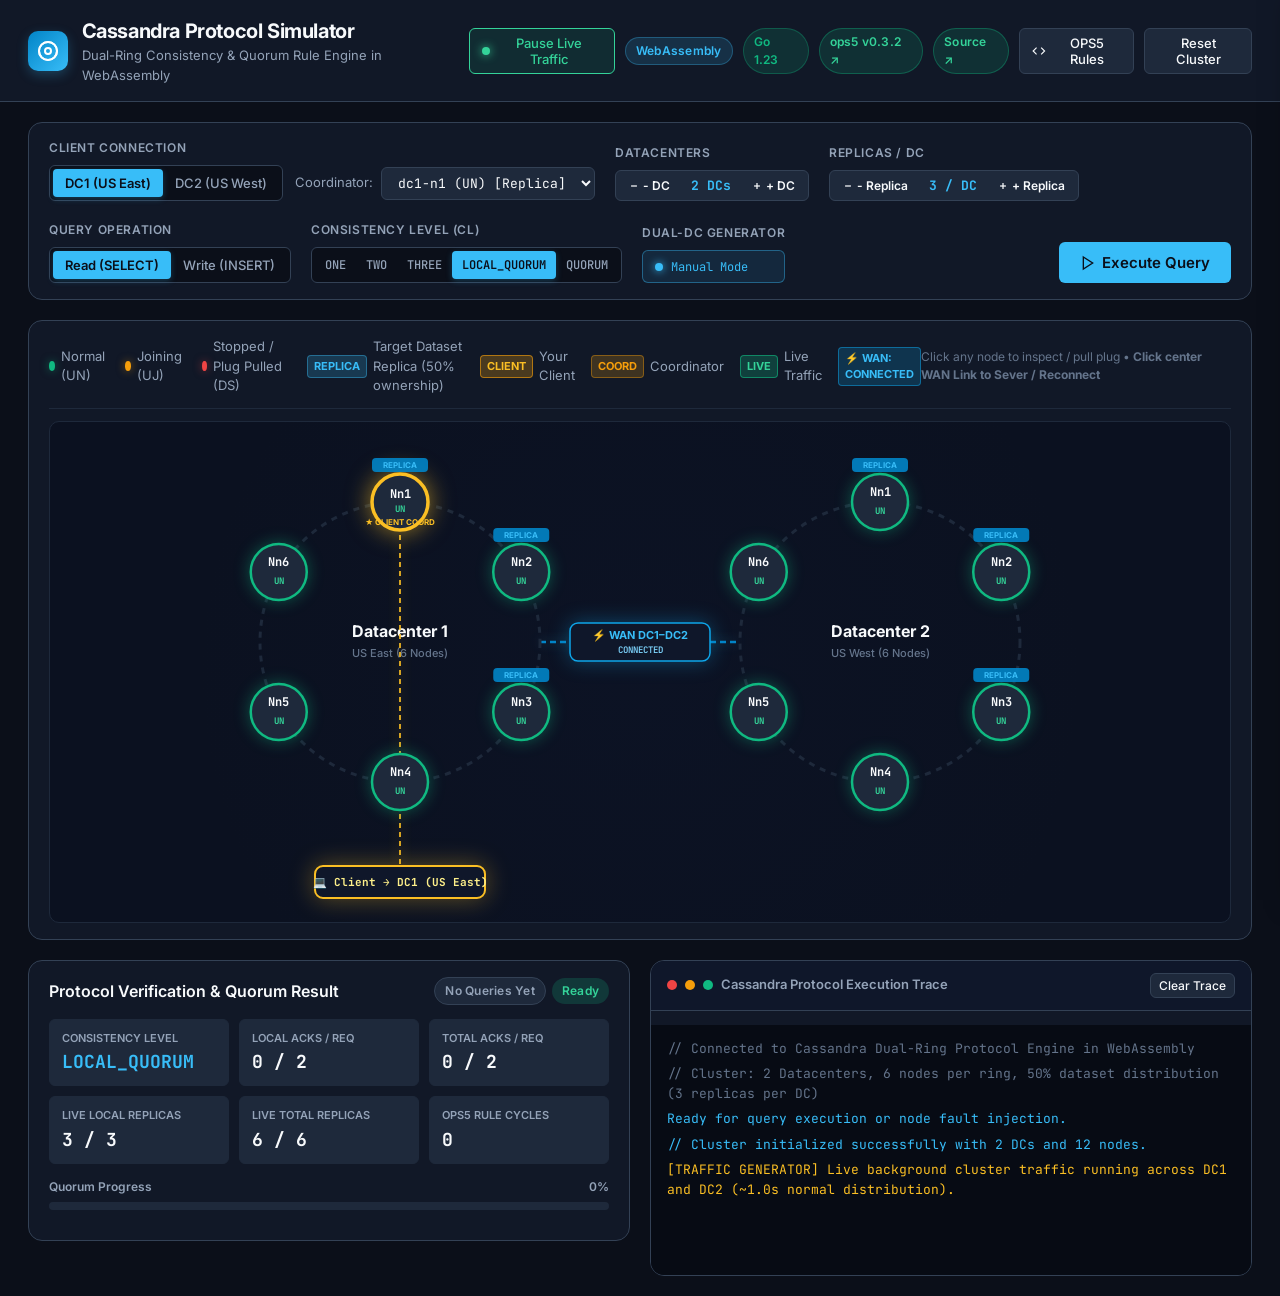
<file: apps/cassandra/web/index.html>
<!DOCTYPE html>
<html lang="en">
<head>
  <meta charset="UTF-8">
  <meta name="viewport" content="width=device-width, initial-scale=1.0">
  <title>Cassandra Protocol Dual-Ring Simulation — OPS5 WebAssembly</title>
  <link rel="stylesheet" href="style.css?v=2">
  <link rel="preconnect" href="https://fonts.googleapis.com">
  <link rel="preconnect" href="https://fonts.gstatic.com" crossorigin>
  <link href="https://fonts.googleapis.com/css2?family=JetBrains+Mono:wght@400;500;600;700&family=Inter:wght@400;500;600;700&display=swap" rel="stylesheet">
</head>
<body>
  <!-- Loading Overlay -->
  <div id="loading-overlay" class="loading-overlay">
    <div class="spinner"></div>
    <div class="loading-text">Initializing Cassandra Ring Protocol Engine...</div>
    <div class="loading-subtext">Compiling OPS5 forward-chaining rules in WebAssembly</div>
  </div>

  <!-- Header -->
  <header class="app-header">
    <div class="header-left">
      <div class="logo-mark">
        <svg width="24" height="24" viewBox="0 0 24 24" fill="none" stroke="currentColor" stroke-width="2">
          <circle cx="12" cy="12" r="9"></circle>
          <path d="M12 3a9 9 0 0 0-9 9m18 0a9 9 0 0 0-9-9m0 18a9 9 0 0 0 9-9m-18 0a9 9 0 0 0 9 9"></path>
          <circle cx="12" cy="12" r="3"></circle>
        </svg>
      </div>
      <div>
        <h1 class="app-title">Cassandra Protocol Simulator</h1>
        <p class="app-subtitle">Dual-Ring Consistency & Quorum Rule Engine in WebAssembly</p>
      </div>
    </div>

    <div class="header-badges">
      <button id="btn-toggle-traffic" class="btn btn-secondary btn-sm traffic-toggle-btn">
        <span class="traffic-beacon" id="traffic-beacon"></span>
        <span id="traffic-btn-text">Start Auto-Traffic (~1s)</span>
      </button>
      <span class="badge badge-wasm">WebAssembly</span>
      <span class="badge badge-go">Go 1.23</span>
      <a href="https://pkg.go.dev/github.com/graemenewlands/ops5" target="_blank" rel="noopener" class="badge badge-link">ops5 v0.3.2 ↗</a>
      <a href="https://github.com/graemenewlands/go-ops5-apps" target="_blank" rel="noopener" class="badge badge-link">Source ↗</a>
      <button id="btn-toggle-rules" class="btn btn-secondary btn-sm">
        <svg width="14" height="14" viewBox="0 0 24 24" fill="none" stroke="currentColor" stroke-width="2"><polyline points="16 18 22 12 16 6"></polyline><polyline points="8 6 2 12 8 18"></polyline></svg>
        <span>OPS5 Rules</span>
      </button>
      <button id="btn-reset-cluster" class="btn btn-secondary btn-sm">Reset Cluster</button>
    </div>
  </header>

  <!-- Main Container -->
  <main class="app-main">
    <!-- Top Configuration & Query Bar -->
    <section class="control-panel">
      <!-- Client Connection -->
      <div class="control-group">
        <label class="control-label">Client Connection</label>
        <div class="control-row">
          <div class="btn-group" id="dc-toggle-group">
            <button class="btn btn-segmented active" data-dc="dc1">DC1 (East)</button>
            <button class="btn btn-segmented" data-dc="dc2">DC2 (West)</button>
          </div>
          <div class="coordinator-selector">
            <span class="coordinator-label">Coordinator:</span>
            <select id="select-coordinator" class="form-select">
              <!-- Injected by JS -->
            </select>
          </div>
        </div>
      </div>

      <!-- Cluster Topology Steppers -->
      <div class="control-group">
        <label class="control-label">Datacenters</label>
        <div class="stepper-group">
          <button id="btn-remove-dc" class="btn btn-secondary btn-stepper" title="Remove Datacenter (down to 0)">
            <svg width="10" height="10" viewBox="0 0 24 24" fill="none" stroke="currentColor" stroke-width="3"><line x1="5" y1="12" x2="19" y2="12"></line></svg>
            <span>- DC</span>
          </button>
          <span id="dc-count-badge" class="stepper-count-badge">2 DCs</span>
          <button id="btn-add-dc" class="btn btn-secondary btn-stepper" title="Add Datacenter (up to 5)">
            <svg width="10" height="10" viewBox="0 0 24 24" fill="none" stroke="currentColor" stroke-width="3"><line x1="12" y1="5" x2="12" y2="19"></line><line x1="5" y1="12" x2="19" y2="12"></line></svg>
            <span>+ DC</span>
          </button>
        </div>
      </div>

      <div class="control-group">
        <label class="control-label">Replicas / DC</label>
        <div class="stepper-group">
          <button id="btn-remove-replica" class="btn btn-secondary btn-stepper" title="Remove Replica per DC (down to 0)">
            <svg width="10" height="10" viewBox="0 0 24 24" fill="none" stroke="currentColor" stroke-width="3"><line x1="5" y1="12" x2="19" y2="12"></line></svg>
            <span>- Replica</span>
          </button>
          <span id="replica-count-badge" class="stepper-count-badge">3 / DC</span>
          <button id="btn-add-replica" class="btn btn-secondary btn-stepper" title="Add Replica per DC (up to 6)">
            <svg width="10" height="10" viewBox="0 0 24 24" fill="none" stroke="currentColor" stroke-width="3"><line x1="12" y1="5" x2="12" y2="19"></line><line x1="5" y1="12" x2="19" y2="12"></line></svg>
            <span>+ Replica</span>
          </button>
        </div>
      </div>

      <!-- Query Type -->
      <div class="control-group">
        <label class="control-label">Query Operation</label>
        <div class="btn-group" id="query-type-group">
          <button class="btn btn-segmented active" data-type="read">Read (SELECT)</button>
          <button class="btn btn-segmented" data-type="write">Write (INSERT)</button>
        </div>
      </div>

      <!-- Consistency Level Selector -->
      <div class="control-group">
        <label class="control-label">Consistency Level (CL)</label>
        <div class="btn-group cl-group" id="cl-group">
          <button class="btn btn-segmented cl-btn" data-cl="ONE" title="Requires 1 acknowledgment anywhere">ONE</button>
          <button class="btn btn-segmented cl-btn" data-cl="TWO" title="Requires 2 acknowledgments anywhere">TWO</button>
          <button class="btn btn-segmented cl-btn" data-cl="THREE" title="Requires 3 acknowledgments anywhere">THREE</button>
          <button class="btn btn-segmented cl-btn active" data-cl="LOCAL_QUORUM" title="Requires quorum in local DC (2 of 3 replicas)">LOCAL_QUORUM</button>
          <button class="btn btn-segmented cl-btn" data-cl="QUORUM" title="Requires quorum across both DCs (4 of 6 replicas)">QUORUM</button>
        </div>
      </div>

      <!-- Auto-Traffic Status Indicator -->
      <div class="control-group" id="traffic-status-container">
        <label class="control-label">Dual-DC Generator</label>
        <div class="traffic-status-badge" id="traffic-status-badge">
          <span class="status-dot"></span>
          <span id="traffic-status-text">Manual Mode</span>
        </div>
      </div>

      <!-- Execute Button -->
      <div class="control-group control-group-action">
        <button id="btn-execute-query" class="btn btn-primary btn-execute">
          <svg width="16" height="16" viewBox="0 0 24 24" fill="none" stroke="currentColor" stroke-width="2"><polygon points="5 3 19 12 5 21 5 3"></polygon></svg>
          <span>Execute Query</span>
        </button>
      </div>
    </section>

    <!-- Visualizer Stage: Dual-Ring Topology -->
    <section class="topology-stage">
      <div class="stage-header">
        <div class="stage-legend">
          <span class="legend-item"><span class="legend-dot dot-un"></span> Normal (UN)</span>
          <span class="legend-item"><span class="legend-dot dot-uj"></span> Joining (UJ)</span>
          <span class="legend-item"><span class="legend-dot dot-ds"></span> Stopped / Plug Pulled (DS)</span>
          <span class="legend-item"><span class="legend-badge">REPLICA</span> Target Dataset Replica (50% ownership)</span>
          <span class="legend-item"><span class="legend-badge badge-client">CLIENT</span> Your Client</span>
          <span class="legend-item"><span class="legend-badge badge-coord">COORD</span> Coordinator</span>
          <span class="legend-item"><span class="legend-badge badge-live">LIVE</span> Live Traffic</span>
          <span class="legend-item" id="legend-wan-item" style="cursor:pointer;" title="Click to sever / reconnect WAN link">
            <span class="legend-badge badge-wan" id="legend-wan-badge">⚡ WAN: CONNECTED</span>
          </span>
        </div>
        <div class="stage-hint">
          Click any node to inspect / pull plug &bull; <strong>Click center WAN Link to Sever / Reconnect</strong>
        </div>
      </div>

      <div class="rings-wrapper">
        <svg id="rings-svg" class="rings-svg" viewBox="0 0 1100 500" width="100%" height="500">
          <defs>
            <filter id="glow-coord" x="-50%" y="-50%" width="200%" height="200%">
              <feGaussianBlur in="SourceGraphic" stdDeviation="4" result="blur" />
              <feMerge>
                <feMergeNode in="blur" />
                <feMergeNode in="SourceGraphic" />
              </feMerge>
            </filter>
            <filter id="glow-replica" x="-30%" y="-30%" width="160%" height="160%">
              <feGaussianBlur in="SourceGraphic" stdDeviation="3" result="blur" />
              <feMerge>
                <feMergeNode in="blur" />
                <feMergeNode in="SourceGraphic" />
              </feMerge>
            </filter>
            <!-- Markers for packets -->
            <marker id="arrow" viewBox="0 0 10 10" refX="5" refY="5" markerWidth="6" markerHeight="6" orient="auto-start-reverse">
              <path d="M 0 0 L 10 5 L 0 10 z" fill="#38bdf8" />
            </marker>
          </defs>

          <!-- Inter-DC WAN Links Layer (Dynamically populated with interactive WAN links between adjacent DCs) -->
          <g id="wan-link-layer"></g>

          <!-- Dynamic Packet Flights Layer -->
          <g id="packets-layer"></g>

          <!-- Rings Layer (DC1 and DC2 circles) -->
          <g id="rings-base-layer">
            <!-- DC1 Ring -->
            <g id="ring-base-dc1">
              <circle cx="310" cy="220" r="150" class="ring-circle" />
              <text x="310" y="215" text-anchor="middle" class="dc-title">Datacenter 1</text>
              <text x="310" y="235" text-anchor="middle" class="dc-subtitle">East Ring (6 Nodes)</text>
            </g>

            <!-- DC2 Ring -->
            <g id="ring-base-dc2">
              <circle cx="790" cy="220" r="150" class="ring-circle" />
              <text x="790" y="215" text-anchor="middle" class="dc-title">Datacenter 2</text>
              <text x="790" y="235" text-anchor="middle" class="dc-subtitle">West Ring (6 Nodes)</text>
            </g>

            <!-- Empty Cluster State (shown when 0 DCs) -->
            <g id="cluster-empty-message" style="display: none;">
              <rect x="300" y="180" width="500" height="80" rx="12" fill="#0f172a" stroke="#ef4444" stroke-width="2" stroke-dasharray="6 4" opacity="0.9" />
              <text x="550" y="215" text-anchor="middle" class="empty-cluster-text">⚠️ Cluster Offline: 0 Datacenters Deployed</text>
              <text x="550" y="240" text-anchor="middle" class="empty-cluster-subtext">Click [+ DC] in control panel to deploy a Cassandra ring</text>
            </g>
          </g>

          <!-- User Client Layer -->
          <g id="client-layer"></g>

          <!-- Nodes Layer (Injected by JS) -->
          <g id="nodes-layer"></g>
        </svg>
      </div>
    </section>

    <!-- Query Execution & Protocol Diagnostics Console -->
    <section class="results-console">
      <div class="console-left">
        <!-- Results Card -->
        <div class="card result-card">
          <div class="card-header">
            <h3>Protocol Verification & Quorum Result</h3>
            <div style="display:flex;gap:6px;align-items:center;">
              <span id="result-source-badge" class="badge badge-subtle">No Queries Yet</span>
              <span id="result-status-badge" class="badge badge-success">Ready</span>
            </div>
          </div>
          <div class="metrics-grid">
            <div class="metric-card">
              <div class="metric-label">Consistency Level</div>
              <div id="stat-cl" class="metric-value text-accent">LOCAL_QUORUM</div>
            </div>
            <div class="metric-card">
              <div class="metric-label">Local Acks / Req</div>
              <div id="stat-local-acks" class="metric-value">0 / 2</div>
            </div>
            <div class="metric-card">
              <div class="metric-label">Total Acks / Req</div>
              <div id="stat-total-acks" class="metric-value">0 / 2</div>
            </div>
            <div class="metric-card">
              <div class="metric-label">Live Local Replicas</div>
              <div id="stat-local-alive" class="metric-value">3 / 3</div>
            </div>
            <div class="metric-card">
              <div class="metric-label">Live Total Replicas</div>
              <div id="stat-total-alive" class="metric-value">6 / 6</div>
            </div>
            <div class="metric-card">
              <div class="metric-label">OPS5 Rule Cycles</div>
              <div id="stat-cycles" class="metric-value">0</div>
            </div>
          </div>

          <!-- Quorum Evaluation Progress Bar -->
          <div class="quorum-progress-wrapper">
            <div class="progress-labels">
              <span id="quorum-progress-text">Quorum Progress</span>
              <span id="quorum-percent-text">0%</span>
            </div>
            <div class="progress-bar-bg">
              <div id="quorum-progress-bar" class="progress-bar-fill"></div>
            </div>
          </div>

          <!-- Hinted Handoffs & Read Repairs Banner -->
          <div id="protocol-events-box" class="protocol-events-box">
            <!-- Injected by JS -->
          </div>
        </div>
      </div>

      <!-- Protocol Trace & Terminal -->
      <div class="console-right">
        <div class="card terminal-card">
          <div class="card-header">
            <div class="terminal-title">
              <span class="terminal-dot dot-red"></span>
              <span class="terminal-dot dot-yellow"></span>
              <span class="terminal-dot dot-green"></span>
              <span>Cassandra Protocol Execution Trace</span>
            </div>
            <button id="btn-clear-terminal" class="btn btn-secondary btn-xs">Clear Trace</button>
          </div>
          <div id="terminal-body" class="terminal-body">
            <div class="log-line text-muted">// Connected to Cassandra Dual-Ring Protocol Engine in WebAssembly</div>
            <div class="log-line text-muted">// Cluster: 2 Datacenters, 6 nodes per ring, 50% dataset distribution (3 replicas per DC)</div>
            <div class="log-line text-info">Ready for query execution or node fault injection.</div>
          </div>
        </div>
      </div>
    </section>
  </main>

  <!-- Slide-out Rule Inspector Drawer -->
  <aside id="rule-drawer" class="rule-drawer">
    <div class="rule-drawer-header">
      <h2>OPS5 Production Rules (cassandra.ops)</h2>
      <button id="btn-close-drawer" class="btn btn-icon">&times;</button>
    </div>
    <div class="rule-drawer-content">
      <p class="drawer-description">
        Declarative OPS5 forward-chaining rules executing in WebAssembly. Evaluates natural endpoints, pre-flight availability, parallel dispatch, message delivery, acknowledgment accumulation, consistency guarantees, hinted handoffs, and read repairs.
      </p>
      <pre><code id="rule-code-block" class="language-ops5">Loading rules...</code></pre>
    </div>
  </aside>
  <div id="drawer-backdrop" class="drawer-backdrop"></div>

  <!-- Toast notification -->
  <div id="toast" class="toast"></div>

  <!-- Node Modal for detailed inspection -->
  <div id="node-modal" class="modal-backdrop">
    <div class="modal-content">
      <div class="modal-header">
        <h3 id="modal-node-title">Node dc1-n1</h3>
        <button id="btn-close-modal" class="btn btn-icon">&times;</button>
      </div>
      <div class="modal-body" id="modal-node-body">
        <!-- Injected by JS -->
      </div>
    </div>
  </div>

  <!-- Scripts -->
  <script src="wasm_exec.js?v=2"></script>
  <script src="app.js?v=2"></script>
</body>
</html>
</file>
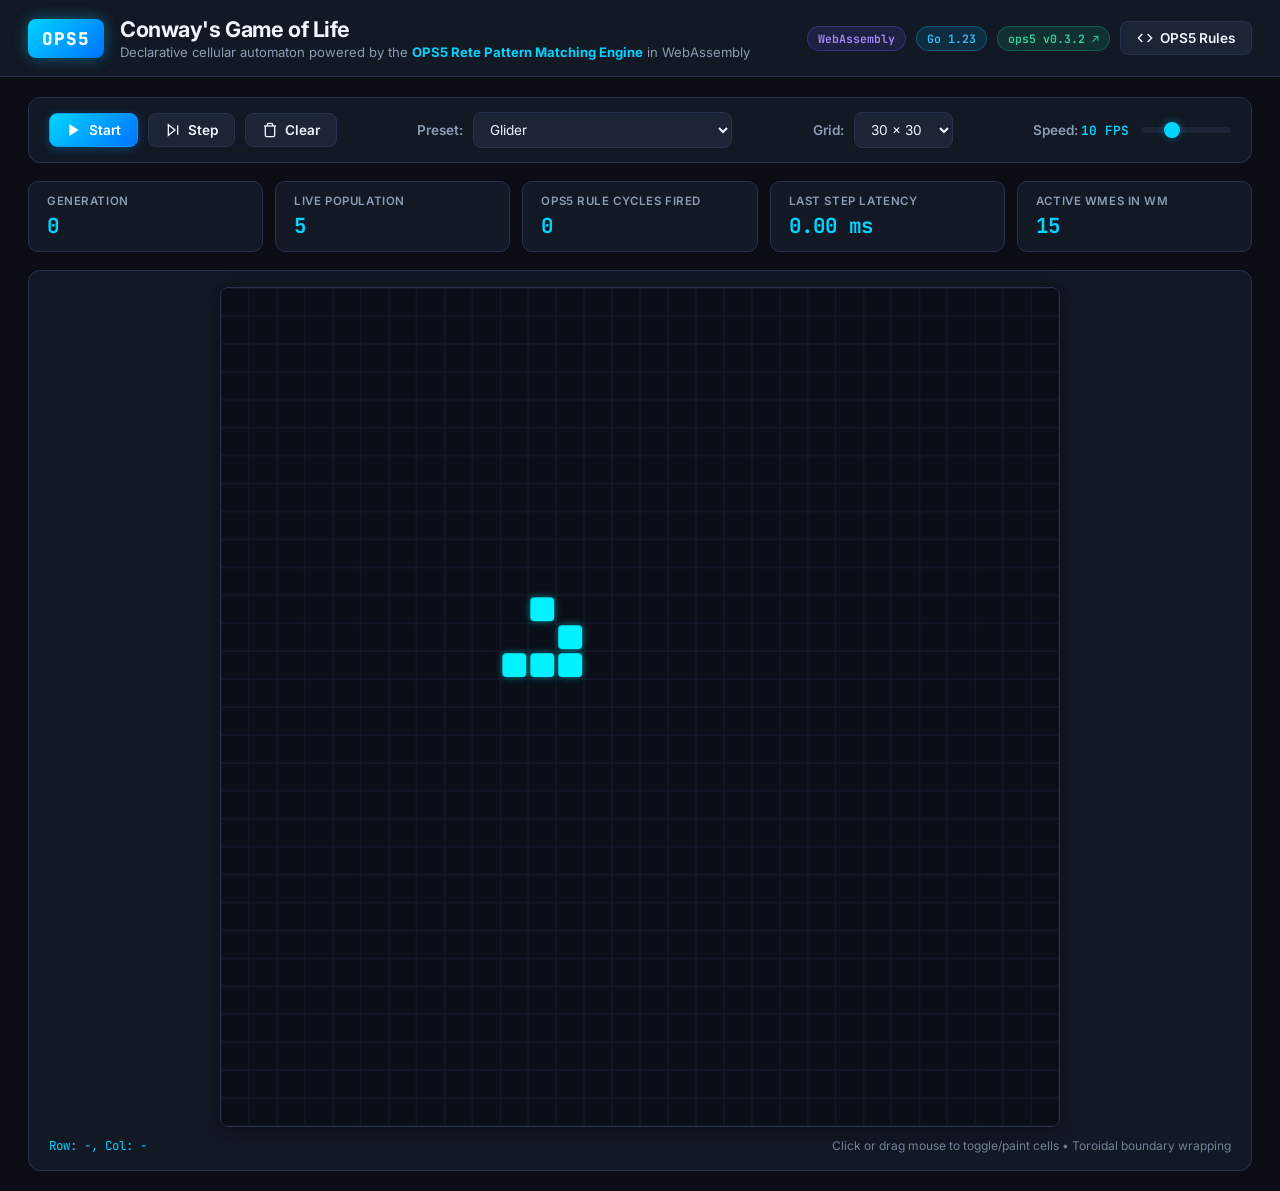
<file: apps/life/web/index.html>
<!DOCTYPE html>
<html lang="en">
<head>
  <meta charset="UTF-8">
  <meta name="viewport" content="width=device-width, initial-scale=1.0">
  <meta name="theme-color" content="#0a0d14">
  <meta name="description" content="Conway's Game of Life declarative cellular automaton powered by the OPS5 Rete Pattern Matching Engine in WebAssembly">
  <title>Conway's Game of Life — OPS5 Rete Engine in WebAssembly</title>
  <link rel="manifest" href="manifest.webmanifest">
  <link rel="icon" type="image/png" sizes="192x192" href="icon-192.png">
  <link rel="apple-touch-icon" href="icon-192.png">
  <link rel="stylesheet" href="style.css">
  <link rel="preconnect" href="https://fonts.googleapis.com">
  <link rel="preconnect" href="https://fonts.gstatic.com" crossorigin>
  <link href="https://fonts.googleapis.com/css2?family=JetBrains+Mono:wght@400;500;700&family=Inter:wght@400;500;600;700&display=swap" rel="stylesheet">
</head>
<body>
  <div id="loading-overlay" class="loading-overlay">
    <div class="spinner"></div>
    <div class="loading-text">Initializing OPS5 Rete Network in WebAssembly...</div>
    <div class="loading-subtext">Compiling production rules & initializing working memory</div>
  </div>

  <header class="app-header">
    <div class="header-left">
      <div class="logo-badge">OPS5</div>
      <div>
        <h1>Conway's Game of Life</h1>
        <p class="subtitle">Declarative cellular automaton powered by the <strong>OPS5 Rete Pattern Matching Engine</strong> in WebAssembly</p>
      </div>
    </div>
    <div class="header-badges">
      <span class="badge badge-wasm">WebAssembly</span>
      <span class="badge badge-go">Go 1.23</span>
      <a href="https://pkg.go.dev/github.com/graemenewlands/ops5" target="_blank" rel="noopener" class="badge badge-link">ops5 v0.3.2 ↗</a>
      <button id="btn-toggle-inspector" class="btn btn-secondary">
        <svg width="16" height="16" viewBox="0 0 24 24" fill="none" stroke="currentColor" stroke-width="2"><polyline points="16 18 22 12 16 6"></polyline><polyline points="8 6 2 12 8 18"></polyline></svg>
        <span>OPS5 Rules</span>
      </button>
      <button id="btn-install" class="btn btn-secondary hidden" title="Install as app">
        <svg width="16" height="16" viewBox="0 0 24 24" fill="none" stroke="currentColor" stroke-width="2"><path d="M21 15v4a2 2 0 0 1-2 2H5a2 2 0 0 1-2-2v-4"></path><polyline points="7 10 12 15 17 10"></polyline><line x1="12" y1="15" x2="12" y2="3"></line></svg>
        <span>Install App</span>
      </button>
    </div>
  </header>

  <main class="app-main">
    <section class="controls-bar">
      <div class="control-group">
        <button id="btn-play" class="btn btn-primary" title="Spacebar to toggle">
          <svg class="icon-play" width="16" height="16" viewBox="0 0 24 24" fill="currentColor"><polygon points="5 3 19 12 5 21 5 3"></polygon></svg>
          <svg class="icon-pause hidden" width="16" height="16" viewBox="0 0 24 24" fill="currentColor"><rect x="6" y="4" width="4" height="16"></rect><rect x="14" y="4" width="4" height="16"></rect></svg>
          <span id="play-text">Start</span>
        </button>
        <button id="btn-step" class="btn btn-secondary" title="Key 'S' to step">
          <svg width="16" height="16" viewBox="0 0 24 24" fill="none" stroke="currentColor" stroke-width="2"><polygon points="5 4 15 12 5 20 5 4"></polygon><line x1="19" y1="5" x2="19" y2="19"></line></svg>
          <span>Step</span>
        </button>
        <button id="btn-clear" class="btn btn-secondary" title="Key 'C' to clear">
          <svg width="16" height="16" viewBox="0 0 24 24" fill="none" stroke="currentColor" stroke-width="2"><path d="M3 6h18"></path><path d="M19 6v14c0 1-1 2-2 2H7c-1 0-2-1-2-2V6"></path><path d="M8 6V4c0-1 1-2 2-2h4c1 0 2 1 2 2v2"></path></svg>
          <span>Clear</span>
        </button>
      </div>

      <div class="control-group">
        <label for="pattern-select">Preset:</label>
        <select id="pattern-select" class="select-input">
          <option value="" disabled selected>Select pattern...</option>
          <optgroup label="Oscillators">
            <option value="blinker">Blinker (Period 2)</option>
            <option value="toad">Toad (Period 2)</option>
            <option value="beacon">Beacon (Period 2)</option>
            <option value="pulsar">Pulsar (Period 3)</option>
          </optgroup>
          <optgroup label="Spaceships">
            <option value="glider" selected>Glider</option>
            <option value="lwss">Lightweight Spaceship (LWSS)</option>
          </optgroup>
          <optgroup label="Methuselahs & Guns">
            <option value="gosper">Gosper Glider Gun</option>
            <option value="acorn">Acorn (5206 gen life)</option>
            <option value="r-pentomino">R-Pentomino</option>
          </optgroup>
          <optgroup label="Generators">
            <option value="random">Random Soup (15%)</option>
          </optgroup>
        </select>
      </div>

      <div class="control-group">
        <label for="grid-size-select">Grid:</label>
        <select id="grid-size-select" class="select-input">
          <option value="20">20 × 20</option>
          <option value="30" selected>30 × 30</option>
          <option value="40">40 × 40</option>
          <option value="50">50 × 50</option>
        </select>
      </div>

      <div class="control-group speed-group">
        <label for="speed-slider">Speed: <span id="speed-label">10 FPS</span></label>
        <input type="range" id="speed-slider" min="1" max="30" value="10" class="slider-input">
      </div>
    </section>

    <!-- Real-time metrics -->
    <section class="stats-row">
      <div class="stat-card">
        <div class="stat-label">Generation</div>
        <div id="stat-generation" class="stat-value">0</div>
      </div>
      <div class="stat-card">
        <div class="stat-label">Live Population</div>
        <div id="stat-population" class="stat-value">0</div>
      </div>
      <div class="stat-card">
        <div class="stat-label">OPS5 Rule Cycles Fired</div>
        <div id="stat-cycles" class="stat-value">0</div>
      </div>
      <div class="stat-card">
        <div class="stat-label">Last Step Latency</div>
        <div id="stat-latency" class="stat-value">0.00 ms</div>
      </div>
      <div class="stat-card">
        <div class="stat-label">Active WMEs in WM</div>
        <div id="stat-wmes" class="stat-value">0</div>
      </div>
    </section>

    <!-- Canvas area -->
    <section class="canvas-wrapper">
      <canvas id="life-canvas"></canvas>
      <div class="canvas-footer">
        <span id="hover-coord" class="hover-info">Row: -, Col: -</span>
        <span class="canvas-hint">Click or drag mouse to toggle/paint cells • Toroidal boundary wrapping</span>
      </div>
    </section>

    <!-- Rule Inspector Drawer / Modal -->
    <aside id="inspector-drawer" class="inspector-drawer hidden">
      <div class="inspector-header">
        <div class="inspector-title">
          <svg width="18" height="18" viewBox="0 0 24 24" fill="none" stroke="currentColor" stroke-width="2"><polyline points="16 18 22 12 16 6"></polyline><polyline points="8 6 2 12 8 18"></polyline></svg>
          <h3>Active OPS5 Rule Definition (`life.ops`)</h3>
        </div>
        <button id="btn-close-inspector" class="btn-close" aria-label="Close">✕</button>
      </div>
      <div class="inspector-body">
        <div class="inspector-callout">
          <strong>How it works under the Rete Algorithm:</strong>
          There are zero imperative <code>for</code> loops iterating over the grid. Instead, each generation runs through 5 declarative stages:
          <ol>
            <li><strong>Emit Votes</strong>: Live cells join with 8 directional delta vectors to assert neighbor candidate votes with toroidal modulo wrapping.</li>
            <li><strong>Tally Votes</strong>: An accumulator pattern consumes votes and tallies them per coordinate.</li>
            <li><strong>Evaluate Conway Rules</strong>: Relational pattern tests trigger <code>birth</code> (count=3) and <code>survival</code> (count=2,3).</li>
            <li><strong>Clear & Promote</strong>: Retracts old cells and promotes <code>next-cell</code> facts.</li>
            <li><strong>Quiescence</strong>: Execution pauses naturally when no rules match, waiting for the next tick.</li>
          </ol>
          <div class="inspector-actions">
            <button id="btn-apply-rules" class="btn btn-primary">
              <svg width="14" height="14" viewBox="0 0 24 24" fill="none" stroke="currentColor" stroke-width="2"><polyline points="20 6 9 17 4 12"></polyline></svg>
              <span>Apply & Hot-Reload Rules</span>
            </button>
            <button id="btn-reset-rules" class="btn btn-secondary">
              <span>Reset to Default</span>
            </button>
            <span id="rules-status-msg" class="rules-status"></span>
          </div>
        </div>
        <textarea id="rule-source-editor" class="rule-editor" spellcheck="false"></textarea>
      </div>
    </aside>
  </main>

  <script src="wasm_exec.js"></script>
  <script src="app.js"></script>
</body>
</html>
</file>
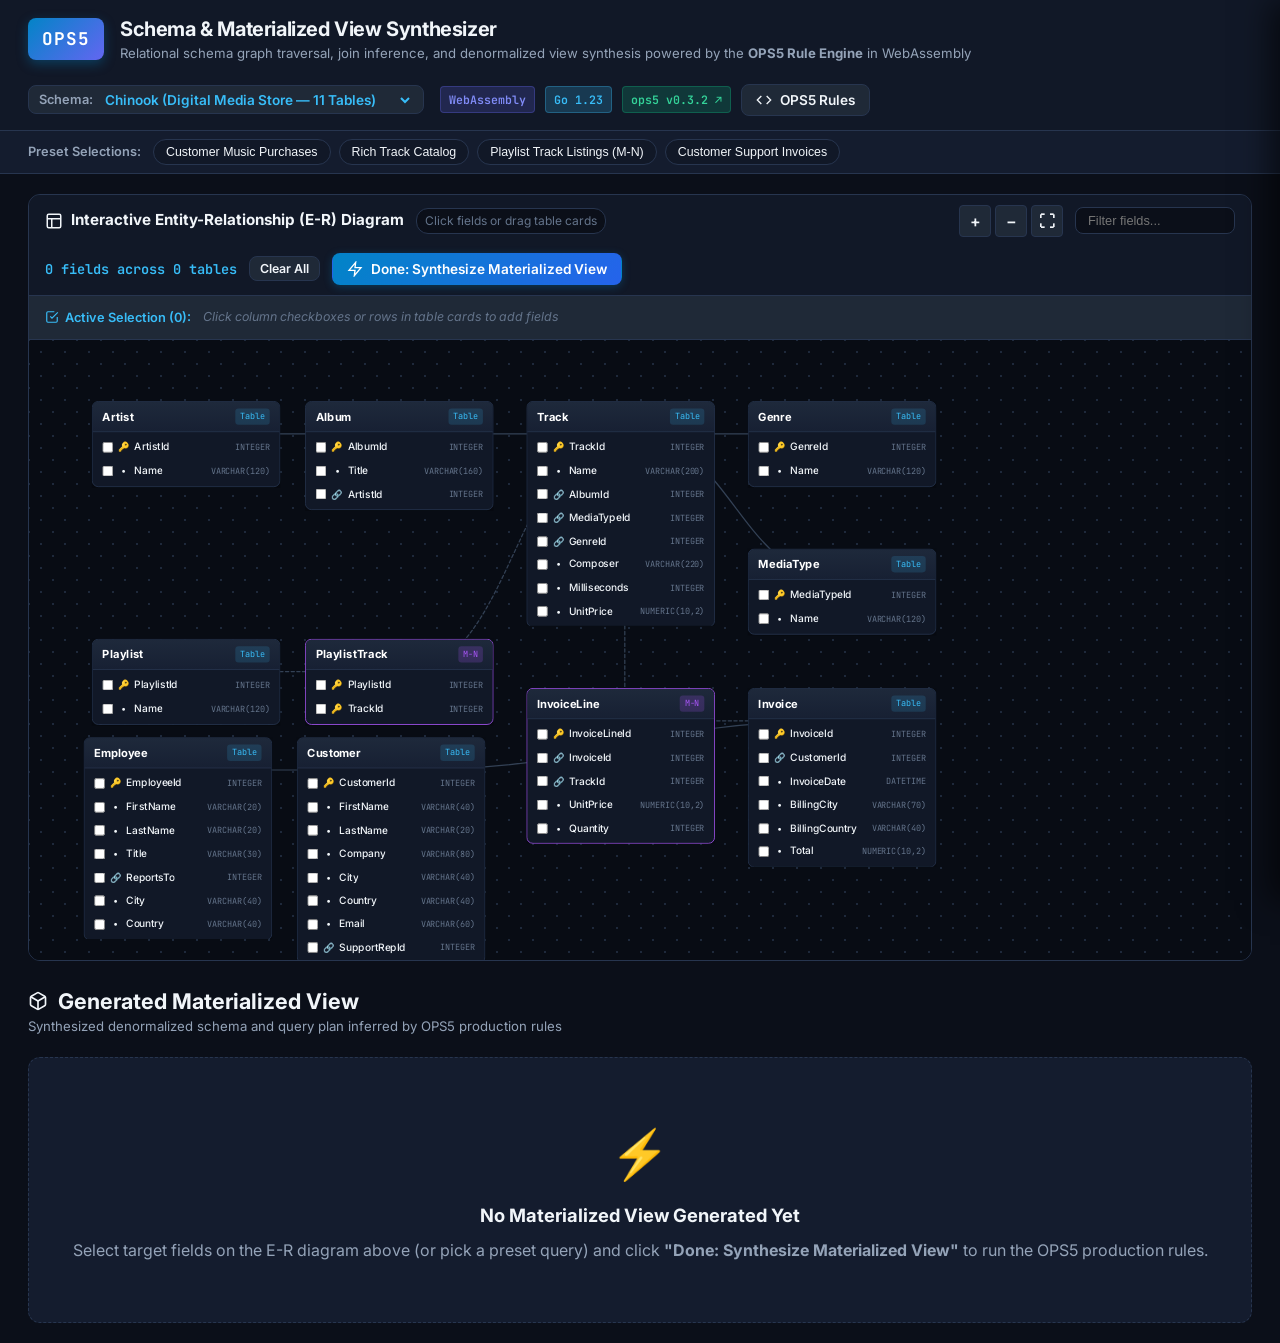
<file: apps/schema/web/index.html>
<!DOCTYPE html>
<html lang="en">
<head>
  <meta charset="UTF-8">
  <meta name="viewport" content="width=device-width, initial-scale=1.0">
  <title>OPS5 Schema & Materialized View Synthesizer</title>
  <link rel="stylesheet" href="style.css">
  <link rel="preconnect" href="https://fonts.googleapis.com">
  <link rel="preconnect" href="https://fonts.gstatic.com" crossorigin>
  <link href="https://fonts.googleapis.com/css2?family=JetBrains+Mono:wght@400;500;700&family=Inter:wght@400;500;600;700&display=swap" rel="stylesheet">
</head>
<body>
  <!-- Loading overlay -->
  <div id="loading-overlay" class="loading-overlay">
    <div class="spinner"></div>
    <div class="loading-text">Initializing OPS5 Rete Network in WebAssembly...</div>
    <div class="loading-subtext">Asserting relational schema WMEs & compiling production rules</div>
  </div>

  <!-- Header -->
  <header class="app-header">
    <div class="header-left">
      <div class="logo-badge">OPS5</div>
      <div>
        <h1>Schema & Materialized View Synthesizer</h1>
        <p class="subtitle">Relational schema graph traversal, join inference, and denormalized view synthesis powered by the <strong>OPS5 Rule Engine</strong> in WebAssembly</p>
      </div>
    </div>
    <div class="header-right">
      <div class="schema-select-wrapper">
        <label for="select-schema">Schema:</label>
        <select id="select-schema" class="schema-select">
          <option value="chinook" selected>Chinook (Digital Media Store — 11 Tables)</option>
          <option value="northwind">Northwind Traders (E-Commerce — 8 Tables)</option>
        </select>
      </div>
      <div class="header-badges">
        <span class="badge badge-wasm">WebAssembly</span>
        <span class="badge badge-go">Go 1.23</span>
        <a href="https://pkg.go.dev/github.com/graemenewlands/ops5" target="_blank" rel="noopener" class="badge badge-link">ops5 v0.3.2 ↗</a>
        <button id="btn-toggle-inspector" class="btn btn-secondary">
          <svg width="16" height="16" viewBox="0 0 24 24" fill="none" stroke="currentColor" stroke-width="2"><polyline points="16 18 22 12 16 6"></polyline><polyline points="8 6 2 12 8 18"></polyline></svg>
          <span>OPS5 Rules</span>
        </button>
      </div>
    </div>
  </header>

  <!-- Presets bar -->
  <section class="presets-bar">
    <span class="presets-label">Preset Selections:</span>
    <div id="presets-container" class="presets-container">
      <!-- Preset buttons injected by JS -->
    </div>
  </section>

  <!-- Main workspace -->
  <main class="app-main">
    <!-- E-R Diagram Section -->
    <section class="diagram-section">
      <div class="diagram-toolbar">
        <div class="toolbar-left">
          <span class="section-title">
            <svg width="18" height="18" viewBox="0 0 24 24" fill="none" stroke="currentColor" stroke-width="2"><rect x="3" y="3" width="18" height="18" rx="2" ry="2"></rect><line x1="3" y1="9" x2="21" y2="9"></line><line x1="9" y1="21" x2="9" y2="9"></line></svg>
            Interactive Entity-Relationship (E-R) Diagram
          </span>
          <span class="badge-hint">Click fields or drag table cards</span>
        </div>
        <div class="toolbar-center">
          <div class="zoom-controls">
            <button id="btn-zoom-in" class="btn btn-icon" title="Zoom In">+</button>
            <button id="btn-zoom-out" class="btn btn-icon" title="Zoom Out">−</button>
            <button id="btn-zoom-fit" class="btn btn-icon" title="Reset View">⛶</button>
          </div>
          <div class="search-box">
            <input type="text" id="input-field-search" placeholder="Filter fields..." />
          </div>
        </div>
        <div class="toolbar-right">
          <span id="selection-counter" class="selection-counter">0 fields selected</span>
          <button id="btn-clear-selection" class="btn btn-secondary btn-sm">Clear All</button>
          <button id="btn-generate-view" class="btn btn-primary">
            <svg width="16" height="16" viewBox="0 0 24 24" fill="none" stroke="currentColor" stroke-width="2"><polygon points="13 2 3 14 12 14 11 22 21 10 12 10 13 2"></polygon></svg>
            <span>Done: Synthesize Materialized View</span>
          </button>
        </div>
      </div>

      <!-- Selected Fields Active Tray -->
      <div id="selected-fields-tray" class="selected-fields-tray">
        <div class="tray-label">
          <svg width="14" height="14" viewBox="0 0 24 24" fill="none" stroke="currentColor" stroke-width="2"><polyline points="9 11 12 14 22 4"></polyline><path d="M21 12v7a2 2 0 0 1-2 2H5a2 2 0 0 1-2-2V5a2 2 0 0 1 2-2h11"></path></svg>
          <span>Active Selection (<span id="tray-count">0</span>):</span>
        </div>
        <div id="selected-fields-list" class="selected-fields-list">
          <span class="empty-tray-hint">Click column checkboxes or rows in table cards to add fields</span>
        </div>
      </div>

      <!-- Diagram Canvas Container -->
      <div id="diagram-container" class="diagram-container">
        <svg id="diagram-svg" class="diagram-svg">
          <defs>
            <marker id="arrow" viewBox="0 0 10 10" refX="8" refY="5" markerWidth="6" markerHeight="6" orient="auto-start-reverse">
              <path d="M 0 1.5 L 8 5 L 0 8.5 z" fill="#38bdf8"></path>
            </marker>
            <marker id="arrow-active" viewBox="0 0 10 10" refX="8" refY="5" markerWidth="7" markerHeight="7" orient="auto-start-reverse">
              <path d="M 0 1 L 9 5 L 0 9 z" fill="#10b981"></path>
            </marker>
          </defs>
          <g id="diagram-transform-group">
            <g id="diagram-links-layer"></g>
            <g id="diagram-tables-layer"></g>
          </g>
        </svg>
      </div>
    </section>

    <!-- Materialized View Output Section (Below E-R Diagram) -->
    <section id="view-section" class="view-section">
      <div class="view-header">
        <div class="view-title-group">
          <h2>
            <svg width="20" height="20" viewBox="0 0 24 24" fill="none" stroke="currentColor" stroke-width="2"><path d="M21 16V8a2 2 0 0 0-1-1.73l-7-4a2 2 0 0 0-2 0l-7 4A2 2 0 0 0 3 8v8a2 2 0 0 0 1 1.73l7 4a2 2 0 0 0 2 0l7-4A2 2 0 0 0 21 16z"></path><polyline points="3.27 6.96 12 12.01 20.73 6.96"></polyline><line x1="12" y1="22.08" x2="12" y2="12"></line></svg>
            Generated Materialized View
          </h2>
          <p id="view-subtitle" class="subtitle">Synthesized denormalized schema and query plan inferred by OPS5 production rules</p>
        </div>
      </div>

      <!-- Initial empty state -->
      <div id="view-empty-state" class="view-empty-state">
        <div class="empty-icon">⚡</div>
        <h3>No Materialized View Generated Yet</h3>
        <p>Select target fields on the E-R diagram above (or pick a preset query) and click <strong>"Done: Synthesize Materialized View"</strong> to run the OPS5 production rules.</p>
      </div>

      <!-- Disconnected / Error state -->
      <div id="view-error-state" class="view-empty-state view-error-state" style="display: none;">
        <div class="empty-icon">⚠️</div>
        <h3 id="view-error-title">Unable to Synthesize Materialized View</h3>
        <p id="view-error-message" class="error-message"></p>
        <div class="error-hint">To synthesize a valid view, selected tables must be connected by foreign key relations or intermediate bridge tables.</div>
      </div>

      <!-- Result content -->
      <div id="view-result-content" class="view-result-content" style="display: none;">
        <!-- Metrics / Performance stats bar -->
        <div class="metrics-grid">
          <div class="metric-card">
            <div class="metric-label">Rule Cycles Fired</div>
            <div id="stat-cycles" class="metric-value">0</div>
          </div>
          <div class="metric-card">
            <div class="metric-label">Inference Latency</div>
            <div id="stat-time" class="metric-value">0.00 ms</div>
          </div>
          <div class="metric-card">
            <div class="metric-label">Active WMEs</div>
            <div id="stat-wmes" class="metric-value">0</div>
          </div>
          <div class="metric-card">
            <div class="metric-label">Inferred Joins</div>
            <div id="stat-joins" class="metric-value">0</div>
          </div>
          <div class="metric-card">
            <div class="metric-label">Root Table (Grain)</div>
            <div id="stat-root" class="metric-value text-accent">-</div>
          </div>
        </div>

        <!-- Join Tree & Path explanation -->
        <div class="card join-tree-card">
          <div class="card-header">
            <h3>Inferred Join Tree & Graph Traversal</h3>
            <span class="badge badge-subtle">OPS5 Relational Spanning Path</span>
          </div>
          <div id="join-path-container" class="join-path-container">
            <!-- Injected by JS -->
          </div>
        </div>

        <!-- Materialized View Schema Definition -->
        <div class="card schema-card">
          <div class="card-header">
            <h3>Denormalized View Schema (<code id="view-schema-name">mv_denormalized_data</code>)</h3>
            <span id="col-count-badge" class="badge badge-subtle">0 Columns</span>
          </div>
          <div class="table-responsive">
            <table class="data-table">
              <thead>
                <tr>
                  <th>Output Column</th>
                  <th>Source Table</th>
                  <th>Source Column</th>
                  <th>Data Type</th>
                  <th>Key Role</th>
                </tr>
              </thead>
              <tbody id="schema-columns-tbody">
                <!-- Injected by JS -->
              </tbody>
            </table>
          </div>
        </div>

        <!-- Synthesized SQL Statement -->
        <div class="card sql-card">
          <div class="card-header">
            <h3>Synthesized SQL Definition</h3>
            <button id="btn-copy-sql" class="btn btn-secondary btn-sm">Copy SQL</button>
          </div>
          <pre><code id="sql-code-block" class="language-sql"></code></pre>
        </div>

        <!-- Sample Materialized Data Preview -->
        <div class="card data-preview-card">
          <div class="card-header">
            <h3>Materialized Sample Data Preview</h3>
            <span id="row-count-badge" class="badge badge-subtle">0 Rows Materialized</span>
          </div>
          <div class="table-responsive">
            <table id="preview-data-table" class="data-table">
              <thead id="preview-data-thead"></thead>
              <tbody id="preview-data-tbody"></tbody>
            </table>
          </div>
        </div>
      </div>
    </section>
  </main>

  <!-- Slide-out Rule Inspector Drawer -->
  <aside id="rule-drawer" class="rule-drawer">
    <div class="rule-drawer-header">
      <h2>OPS5 Production Rules (schema.ops)</h2>
      <button id="btn-close-drawer" class="btn btn-icon" title="Close Drawer">&times;</button>
    </div>
    <div class="rule-drawer-content">
      <p class="drawer-description">
        Below is the exact OPS5 production rule source code executing in WebAssembly. The engine matches table facts, foreign-key relations, and M-N junctions to discover join paths, resolve bridge tables, and project denormalized view columns.
      </p>
      <pre><code id="rule-code-block" class="language-ops5">Loading rules...</code></pre>
    </div>
  </aside>
  <div id="drawer-backdrop" class="drawer-backdrop"></div>

  <!-- Toast notification -->
  <div id="toast" class="toast"></div>

  <!-- Scripts -->
  <script src="wasm_exec.js"></script>
  <script src="app.js"></script>
</body>
</html>
</file>
<file: apps/cassandra/web/style.css>
:root {
  --bg-primary: #0b0f19;
  --bg-card: #111827;
  --bg-card-hover: #1f2937;
  --bg-surface: #1e293b;
  --border-color: #334155;
  --border-subtle: #1e293b;
  --text-main: #f8fafc;
  --text-muted: #94a3b8;
  --text-dim: #64748b;
  --primary: #38bdf8;
  --primary-hover: #0284c7;
  --accent-green: #10b981;
  --accent-amber: #f59e0b;
  --accent-red: #ef4444;
  --accent-purple: #a855f7;
  --radius-sm: 6px;
  --radius-md: 10px;
  --radius-lg: 14px;
  --font-sans: 'Inter', -apple-system, BlinkMacSystemFont, 'Segoe UI', Roboto, sans-serif;
  --font-mono: 'JetBrains Mono', monospace;
}

* {
  box-sizing: border-box;
  margin: 0;
  padding: 0;
}

body {
  font-family: var(--font-sans);
  background-color: var(--bg-primary);
  color: var(--text-main);
  line-height: 1.5;
  overflow-x: hidden;
  min-height: 100vh;
}

/* Loading Overlay */
.loading-overlay {
  position: fixed;
  inset: 0;
  background: rgba(11, 15, 25, 0.95);
  display: flex;
  flex-direction: column;
  align-items: center;
  justify-content: center;
  z-index: 9999;
  transition: opacity 0.3s ease, visibility 0.3s ease;
}

.loading-overlay.hidden {
  opacity: 0;
  visibility: hidden;
  pointer-events: none;
}

.spinner {
  width: 48px;
  height: 48px;
  border: 4px solid var(--border-color);
  border-top-color: var(--primary);
  border-radius: 50%;
  animation: spin 0.8s linear infinite;
  margin-bottom: 16px;
}

@keyframes spin {
  to { transform: rotate(360deg); }
}

.loading-text {
  font-size: 1.15rem;
  font-weight: 600;
  color: var(--text-main);
  margin-bottom: 6px;
}

.loading-subtext {
  font-size: 0.875rem;
  color: var(--text-muted);
}

/* Header */
.app-header {
  display: flex;
  justify-content: space-between;
  align-items: center;
  padding: 16px 28px;
  background-color: var(--bg-card);
  border-bottom: 1px solid var(--border-color);
}

.header-left {
  display: flex;
  align-items: center;
  gap: 14px;
}

.logo-mark {
  width: 40px;
  height: 40px;
  border-radius: var(--radius-md);
  background: linear-gradient(135deg, #0284c7, #38bdf8);
  display: flex;
  align-items: center;
  justify-content: center;
  color: #fff;
  box-shadow: 0 4px 12px rgba(56, 189, 248, 0.25);
}

.app-title {
  font-size: 1.25rem;
  font-weight: 700;
  letter-spacing: -0.02em;
}

.app-subtitle {
  font-size: 0.8125rem;
  color: var(--text-muted);
}

.header-badges {
  display: flex;
  align-items: center;
  gap: 10px;
}

.badge {
  display: inline-flex;
  align-items: center;
  font-size: 0.75rem;
  font-weight: 600;
  padding: 4px 10px;
  border-radius: 9999px;
  letter-spacing: 0.02em;
}

.badge-wasm { background: rgba(56, 189, 248, 0.15); color: #38bdf8; border: 1px solid rgba(56, 189, 248, 0.3); }
.badge-go { background: rgba(16, 185, 129, 0.15); color: #10b981; border: 1px solid rgba(16, 185, 129, 0.3); }
.badge-subtle { background: var(--bg-surface); color: var(--text-muted); border: 1px solid var(--border-color); }
.badge-success { background: rgba(16, 185, 129, 0.2); color: #34d399; }
.badge-danger { background: rgba(239, 68, 68, 0.2); color: #f87171; }
.badge-link {
  background-color: rgba(16, 185, 129, 0.15);
  color: #34d399;
  border: 1px solid rgba(16, 185, 129, 0.35);
  text-decoration: none;
  transition: all 0.2s ease;
}
.badge-link:hover {
  background-color: rgba(16, 185, 129, 0.25);
  border-color: #34d399;
}

/* Auto-Traffic Generator */
.traffic-beacon {
  width: 8px;
  height: 8px;
  border-radius: 50%;
  background: #64748b;
  display: inline-block;
  transition: all 0.3s ease;
}

.traffic-beacon.active {
  background: #34d399;
  box-shadow: 0 0 10px #34d399;
  animation: pulse-beacon 1.5s infinite;
}

@keyframes pulse-beacon {
  0% { transform: scale(1); opacity: 1; }
  50% { transform: scale(1.35); opacity: 0.65; }
  100% { transform: scale(1); opacity: 1; }
}

.traffic-toggle-btn.active {
  border-color: #34d399 !important;
  color: #34d399 !important;
  background: rgba(16, 185, 129, 0.12) !important;
}

.traffic-status-badge {
  display: flex;
  align-items: center;
  gap: 8px;
  padding: 6px 12px;
  border-radius: var(--radius-sm);
  background: var(--bg-surface);
  border: 1px solid var(--border-color);
  font-family: var(--font-mono);
  font-size: 0.75rem;
  color: var(--text-muted);
  min-height: 33px;
}

.traffic-status-badge.active {
  border-color: rgba(56, 189, 248, 0.4);
  color: #38bdf8;
  background: rgba(56, 189, 248, 0.1);
}

.traffic-status-badge .status-dot {
  width: 8px;
  height: 8px;
  border-radius: 50%;
  background: #64748b;
}

.traffic-status-badge.active .status-dot {
  background: #38bdf8;
  box-shadow: 0 0 8px #38bdf8;
  animation: pulse-beacon 1.5s infinite;
}

/* Buttons */
.btn {
  display: inline-flex;
  align-items: center;
  justify-content: center;
  gap: 6px;
  font-family: inherit;
  font-size: 0.875rem;
  font-weight: 500;
  padding: 8px 14px;
  border-radius: var(--radius-sm);
  border: 1px solid transparent;
  cursor: pointer;
  transition: all 0.15s ease;
  user-select: none;
}

.btn-primary {
  background: var(--primary);
  color: #0b0f19;
  font-weight: 600;
}
.btn-primary:hover {
  background: #7dd3fc;
  box-shadow: 0 4px 12px rgba(56, 189, 248, 0.3);
}

.btn-secondary {
  background: var(--bg-surface);
  color: var(--text-main);
  border-color: var(--border-color);
}
.btn-secondary:hover {
  background: var(--border-color);
}

.btn-sm { padding: 6px 12px; font-size: 0.8125rem; }
.btn-xs { padding: 4px 8px; font-size: 0.75rem; }

.btn-icon {
  width: 32px;
  height: 32px;
  padding: 0;
  background: transparent;
  border: none;
  color: var(--text-muted);
  font-size: 1.25rem;
  border-radius: var(--radius-sm);
  cursor: pointer;
}
.btn-icon:hover {
  background: var(--bg-surface);
  color: var(--text-main);
}

.btn-group {
  display: flex;
  background: var(--bg-primary);
  padding: 3px;
  border-radius: var(--radius-sm);
  border: 1px solid var(--border-color);
}

.btn-segmented {
  background: transparent;
  border: none;
  color: var(--text-muted);
  padding: 6px 12px;
  font-size: 0.8125rem;
  font-weight: 500;
  border-radius: 4px;
  cursor: pointer;
  transition: all 0.15s ease;
}
.btn-segmented:hover { color: var(--text-main); }
.btn-segmented.active {
  background: var(--primary);
  color: #0b0f19;
  font-weight: 600;
  box-shadow: 0 2px 6px rgba(56, 189, 248, 0.25);
}

/* Control Panel */
.app-main {
  padding: 20px 28px;
  display: flex;
  flex-direction: column;
  gap: 20px;
}

.control-panel {
  display: flex;
  flex-wrap: wrap;
  align-items: flex-end;
  gap: 20px;
  background: var(--bg-card);
  padding: 16px 20px;
  border-radius: var(--radius-lg);
  border: 1px solid var(--border-color);
}

.control-group {
  display: flex;
  flex-direction: column;
  gap: 8px;
}

.control-group-action {
  margin-left: auto;
}

.control-label {
  font-size: 0.75rem;
  font-weight: 600;
  text-transform: uppercase;
  letter-spacing: 0.05em;
  color: var(--text-muted);
}

.control-row {
  display: flex;
  align-items: center;
  gap: 12px;
}

.coordinator-selector {
  display: flex;
  align-items: center;
  gap: 8px;
}

.coordinator-label {
  font-size: 0.8125rem;
  color: var(--text-muted);
}

.form-select {
  background: var(--bg-surface);
  border: 1px solid var(--border-color);
  color: var(--text-main);
  padding: 6px 12px;
  border-radius: var(--radius-sm);
  font-family: var(--font-mono);
  font-size: 0.8125rem;
  outline: none;
  cursor: pointer;
}
.form-select:focus { border-color: var(--primary); }

.cl-group .btn-segmented {
  font-family: var(--font-mono);
  font-size: 0.75rem;
  padding: 6px 10px;
}

.btn-execute {
  padding: 10px 20px;
  font-size: 0.9375rem;
}

/* Stepper Controls */
.stepper-group {
  display: inline-flex;
  align-items: center;
  gap: 4px;
  background: var(--bg-surface);
  border: 1px solid var(--border-color);
  border-radius: var(--radius-sm);
  padding: 2px 4px;
}

.btn-stepper {
  padding: 4px 8px;
  font-size: 0.75rem;
  font-weight: 600;
  gap: 4px;
  border-radius: var(--radius-sm);
  background: transparent;
  border: 1px solid transparent;
}
.btn-stepper:not(:disabled):hover {
  background: rgba(56, 189, 248, 0.15);
  color: #38bdf8;
  border-color: rgba(56, 189, 248, 0.3);
}
.btn-stepper:disabled {
  opacity: 0.35;
  cursor: not-allowed;
}

.stepper-count-badge {
  font-size: 0.8125rem;
  font-weight: 700;
  font-family: var(--font-mono);
  color: #38bdf8;
  padding: 2px 8px;
  min-width: 54px;
  text-align: center;
  user-select: none;
}

/* Empty Cluster & Offline Rings */
.ring-circle-offline {
  fill: none;
  stroke: #334155;
  stroke-width: 1.5;
  stroke-dasharray: 6 6;
  opacity: 0.45;
}

.dc-title-offline {
  fill: #64748b;
  font-size: 14px;
  font-weight: 600;
}

.dc-subtitle-offline {
  fill: #475569;
  font-size: 11px;
  font-family: var(--font-mono);
}

.empty-cluster-text {
  fill: #f87171;
  font-size: 18px;
  font-weight: 700;
}

.empty-cluster-subtext {
  fill: #94a3b8;
  font-size: 13px;
  font-family: var(--font-mono);
}

/* Topology Stage */
.topology-stage {
  background: var(--bg-card);
  border-radius: var(--radius-lg);
  border: 1px solid var(--border-color);
  padding: 16px 20px;
  display: flex;
  flex-direction: column;
  gap: 12px;
}

.stage-header {
  display: flex;
  justify-content: space-between;
  align-items: center;
  padding-bottom: 12px;
  border-bottom: 1px solid var(--border-subtle);
}

.stage-legend {
  display: flex;
  align-items: center;
  gap: 16px;
  font-size: 0.8125rem;
  color: var(--text-muted);
}

.legend-item {
  display: flex;
  align-items: center;
  gap: 6px;
}

.legend-dot {
  width: 10px;
  height: 10px;
  border-radius: 50%;
}

.dot-un { background: var(--accent-green); box-shadow: 0 0 8px rgba(16, 185, 129, 0.5); }
.dot-uj { background: var(--accent-amber); box-shadow: 0 0 8px rgba(245, 158, 11, 0.5); }
.dot-ds { background: var(--accent-red); box-shadow: 0 0 8px rgba(239, 68, 68, 0.5); }

.legend-badge {
  font-size: 0.6875rem;
  font-weight: 700;
  padding: 2px 6px;
  border-radius: 4px;
  background: rgba(56, 189, 248, 0.2);
  color: #38bdf8;
  border: 1px solid rgba(56, 189, 248, 0.4);
}

.badge-coord {
  background: rgba(245, 158, 11, 0.2);
  color: #f59e0b;
  border-color: rgba(245, 158, 11, 0.4);
}

.stage-hint {
  font-size: 0.75rem;
  color: var(--text-dim);
}

.rings-wrapper {
  position: relative;
  background: radial-gradient(circle at 50% 50%, #17255415 0%, transparent 70%), #0b1120;
  border-radius: var(--radius-md);
  border: 1px solid #1e293b;
  overflow-x: auto;
  overflow-y: hidden;
  scrollbar-width: thin;
  scrollbar-color: #334155 #0b1120;
}

.rings-svg {
  display: block;
  min-height: 500px;
}

/* SVG Ring & Node Styles */
.ring-circle {
  fill: none;
  stroke: #1e293b;
  stroke-width: 3;
  stroke-dasharray: 6 6;
}

.dc-title {
  fill: #f8fafc;
  font-size: 16px;
  font-weight: 700;
  font-family: var(--font-sans);
}

.dc-subtitle {
  fill: #64748b;
  font-size: 11px;
  font-weight: 500;
  font-family: var(--font-sans);
}

/* WAN Link Interactive Switch */
.wan-btn-group {
  cursor: pointer;
}

.wan-line {
  stroke: #0284c7;
  stroke-width: 2.5;
  stroke-dasharray: 6 4;
  transition: all 0.3s ease;
  filter: drop-shadow(0 0 6px rgba(56, 189, 248, 0.4));
}

.wan-pill-bg {
  fill: #0f172a;
  stroke: #0ea5e9;
  stroke-width: 1.5;
  transition: all 0.2s ease;
  filter: drop-shadow(0 0 10px rgba(14, 165, 233, 0.35));
}

.wan-btn-group:hover .wan-pill-bg {
  stroke: #38bdf8;
  stroke-width: 2.5;
  filter: drop-shadow(0 0 16px rgba(56, 189, 248, 0.7));
}

.wan-title-text {
  fill: #38bdf8;
  font-size: 11px;
  font-weight: 700;
  font-family: var(--font-sans);
  pointer-events: none;
}

.wan-sub-text {
  fill: #7dd3fc;
  font-size: 9px;
  font-weight: 600;
  font-family: var(--font-mono);
  pointer-events: none;
}

/* Severed WAN State (Network Partition) */
.wan-btn-group.severed .wan-line {
  stroke: #ef4444 !important;
  stroke-width: 3 !important;
  stroke-dasharray: 4 6 !important;
  filter: drop-shadow(0 0 10px rgba(239, 68, 68, 0.8)) !important;
}

.wan-btn-group.severed .wan-pill-bg {
  fill: #221013 !important;
  stroke: #ef4444 !important;
  stroke-width: 2 !important;
  filter: drop-shadow(0 0 16px rgba(239, 68, 68, 0.85)) !important;
}

.wan-btn-group.severed:hover .wan-pill-bg {
  stroke: #f87171 !important;
  stroke-width: 2.5 !important;
  filter: drop-shadow(0 0 20px rgba(239, 68, 68, 0.95)) !important;
}

.wan-btn-group.severed .wan-title-text {
  fill: #f87171 !important;
}

.wan-btn-group.severed .wan-sub-text {
  fill: #fca5a5 !important;
}

.badge-wan {
  background: rgba(14, 165, 233, 0.2) !important;
  color: #38bdf8 !important;
  border: 1px solid rgba(14, 165, 233, 0.5) !important;
  cursor: pointer;
  transition: all 0.2s ease;
}

.badge-wan.severed {
  background: rgba(239, 68, 68, 0.25) !important;
  color: #f87171 !important;
  border-color: rgba(239, 68, 68, 0.6) !important;
}

/* Node Elements */
.node-g {
  cursor: pointer;
}

.node-hitbox {
  pointer-events: all;
  cursor: pointer;
}

.node-circle {
  fill: #1e293b;
  stroke-width: 2.5;
  transition: stroke-width 0.2s ease, filter 0.2s ease;
}

.node-g:hover .node-circle {
  stroke-width: 4.5px;
  filter: brightness(1.3) drop-shadow(0 0 14px rgba(255, 255, 255, 0.6)) !important;
}

.node-un .node-circle {
  stroke: var(--accent-green);
  filter: drop-shadow(0 0 8px rgba(16, 185, 129, 0.4));
}

.node-uj .node-circle {
  stroke: var(--accent-amber);
  stroke-dasharray: 4 2;
  filter: drop-shadow(0 0 8px rgba(245, 158, 11, 0.4));
}

.node-ds .node-circle {
  stroke: var(--accent-red);
  fill: #0f172a;
  opacity: 0.65;
}

.node-coord .node-circle {
  stroke: #fbbf24 !important;
  stroke-width: 3.5 !important;
  filter: drop-shadow(0 0 12px rgba(251, 191, 36, 0.6)) !important;
}

.node-live-coord .node-circle {
  stroke: #34d399 !important;
  stroke-width: 3.5 !important;
  filter: drop-shadow(0 0 14px rgba(52, 211, 153, 0.75)) !important;
}

/* User Client Layer in SVG */
.client-link {
  stroke: #fbbf24;
  stroke-width: 2;
  stroke-dasharray: 5 4;
  opacity: 0.85;
  filter: drop-shadow(0 0 6px rgba(251, 191, 36, 0.5));
}

.client-rect {
  fill: #0f172a;
  stroke: #fbbf24;
  stroke-width: 2;
  filter: drop-shadow(0 0 12px rgba(251, 191, 36, 0.35));
}

.client-text {
  fill: #fef08a;
  font-size: 11px;
  font-weight: 700;
  font-family: var(--font-mono);
}

.badge-client {
  background: rgba(245, 158, 11, 0.25) !important;
  color: #fbbf24 !important;
  border: 1px solid rgba(245, 158, 11, 0.6) !important;
}

.badge-live {
  background: rgba(16, 185, 129, 0.25) !important;
  color: #34d399 !important;
  border: 1px solid rgba(16, 185, 129, 0.6) !important;
}

.node-label {
  fill: #f8fafc;
  font-size: 12px;
  font-weight: 700;
  font-family: var(--font-mono);
}

.node-state-pill {
  font-size: 9px;
  font-weight: 700;
  font-family: var(--font-mono);
}

.node-replica-indicator {
  fill: #38bdf8;
  font-size: 8px;
  font-weight: 700;
  font-family: var(--font-sans);
}

/* Packet Animation */
.packet-flight {
  fill: #38bdf8;
  filter: drop-shadow(0 0 6px rgba(56, 189, 248, 0.8));
}

.packet-trail {
  fill: none;
  stroke: #38bdf8;
  stroke-width: 1.5;
  stroke-dasharray: 4 4;
  opacity: 0.7;
}

/* Results Console */
.results-console {
  display: grid;
  grid-template-columns: 1fr 1fr;
  gap: 20px;
}

.card {
  background: var(--bg-card);
  border: 1px solid var(--border-color);
  border-radius: var(--radius-lg);
  padding: 16px 20px;
  display: flex;
  flex-direction: column;
  gap: 14px;
}

.card-header {
  display: flex;
  justify-content: space-between;
  align-items: center;
}

.card-header h3 {
  font-size: 1rem;
  font-weight: 600;
}

.metrics-grid {
  display: grid;
  grid-template-columns: repeat(3, 1fr);
  gap: 10px;
}

.metric-card {
  background: var(--bg-surface);
  border: 1px solid var(--border-subtle);
  border-radius: var(--radius-sm);
  padding: 10px 12px;
}

.metric-label {
  font-size: 0.6875rem;
  font-weight: 600;
  text-transform: uppercase;
  color: var(--text-muted);
}

.metric-value {
  font-size: 1.125rem;
  font-weight: 700;
  font-family: var(--font-mono);
  margin-top: 2px;
}

.text-accent { color: var(--primary); }

.quorum-progress-wrapper {
  display: flex;
  flex-direction: column;
  gap: 6px;
}

.progress-labels {
  display: flex;
  justify-content: space-between;
  font-size: 0.75rem;
  font-weight: 600;
  color: var(--text-muted);
}

.progress-bar-bg {
  width: 100%;
  height: 8px;
  background: var(--bg-surface);
  border-radius: 9999px;
  overflow: hidden;
}

.progress-bar-fill {
  height: 100%;
  width: 0%;
  background: linear-gradient(90deg, #38bdf8, #10b981);
  border-radius: 9999px;
  transition: width 0.4s ease;
}

.protocol-events-box {
  display: flex;
  flex-direction: column;
  gap: 6px;
}

.event-pill {
  display: flex;
  align-items: center;
  gap: 8px;
  padding: 6px 10px;
  border-radius: var(--radius-sm);
  font-size: 0.75rem;
  font-family: var(--font-mono);
}

.event-hint {
  background: rgba(245, 158, 11, 0.15);
  border: 1px solid rgba(245, 158, 11, 0.3);
  color: #fbbf24;
}

.event-repair {
  background: rgba(168, 85, 247, 0.15);
  border: 1px solid rgba(168, 85, 247, 0.3);
  color: #c084fc;
}

/* Terminal Card */
.terminal-card {
  padding: 0;
  overflow: hidden;
}

.terminal-card .card-header {
  padding: 12px 16px;
  background: #0f172a;
  border-bottom: 1px solid var(--border-color);
}

.terminal-title {
  display: flex;
  align-items: center;
  gap: 8px;
  font-size: 0.8125rem;
  font-weight: 600;
  color: var(--text-muted);
}

.terminal-dot {
  width: 10px;
  height: 10px;
  border-radius: 50%;
}
.dot-red { background: #ef4444; }
.dot-yellow { background: #f59e0b; }
.dot-green { background: #10b981; }

.terminal-body {
  height: 250px;
  overflow-y: auto;
  padding: 14px 16px;
  background: #070b14;
  font-family: var(--font-mono);
  font-size: 0.8125rem;
  display: flex;
  flex-direction: column;
  gap: 6px;
}

.log-line {
  word-break: break-all;
}

.text-muted { color: var(--text-dim); }
.text-info { color: #38bdf8; }
.text-success { color: #34d399; }
.text-warn { color: #fbbf24; }
.text-danger { color: #f87171; }

/* Modal */
.modal-backdrop {
  position: fixed;
  inset: 0;
  background: rgba(0, 0, 0, 0.7);
  backdrop-filter: blur(4px);
  display: flex;
  align-items: center;
  justify-content: center;
  z-index: 1000;
  opacity: 0;
  visibility: hidden;
  transition: all 0.2s ease;
}

.modal-backdrop.open {
  opacity: 1;
  visibility: visible;
}

.modal-content {
  background: var(--bg-card);
  border: 1px solid var(--border-color);
  border-radius: var(--radius-lg);
  width: 440px;
  max-width: 90vw;
  box-shadow: 0 20px 25px -5px rgba(0, 0, 0, 0.5);
  overflow: hidden;
}

.modal-header {
  display: flex;
  justify-content: space-between;
  align-items: center;
  padding: 16px 20px;
  background: var(--bg-surface);
  border-bottom: 1px solid var(--border-color);
}

.modal-body {
  padding: 20px;
  display: flex;
  flex-direction: column;
  gap: 16px;
}

/* Slide-out Rule Drawer */
.rule-drawer {
  position: fixed;
  top: 0;
  right: -600px;
  width: 580px;
  height: 100vh;
  background: var(--bg-card);
  border-left: 1px solid var(--border-color);
  box-shadow: -8px 0 24px rgba(0, 0, 0, 0.5);
  transition: right 0.3s cubic-bezier(0.16, 1, 0.3, 1);
  z-index: 1100;
  display: flex;
  flex-direction: column;
}

.rule-drawer.open { right: 0; }

.rule-drawer-header {
  display: flex;
  justify-content: space-between;
  align-items: center;
  padding: 18px 24px;
  border-bottom: 1px solid var(--border-color);
}

.rule-drawer-content {
  flex: 1;
  overflow-y: auto;
  padding: 20px 24px;
}

.drawer-description {
  font-size: 0.8125rem;
  color: var(--text-muted);
  margin-bottom: 16px;
  line-height: 1.6;
}

pre {
  background: #070b14;
  border: 1px solid var(--border-color);
  border-radius: var(--radius-md);
  padding: 16px;
  overflow-x: auto;
}

code {
  font-family: var(--font-mono);
  font-size: 0.8125rem;
  color: #e2e8f0;
}

.drawer-backdrop {
  position: fixed;
  inset: 0;
  background: rgba(0, 0, 0, 0.6);
  opacity: 0;
  visibility: hidden;
  transition: all 0.3s ease;
  z-index: 1050;
}

.drawer-backdrop.open {
  opacity: 1;
  visibility: visible;
}

/* Toast */
.toast {
  position: fixed;
  bottom: 24px;
  right: 24px;
  background: #1e293b;
  color: var(--text-main);
  border: 1px solid var(--primary);
  padding: 12px 20px;
  border-radius: var(--radius-md);
  box-shadow: 0 10px 15px -3px rgba(0, 0, 0, 0.5);
  font-size: 0.875rem;
  font-weight: 500;
  z-index: 9999;
  opacity: 0;
  transform: translateY(12px);
  transition: all 0.25s ease;
  pointer-events: none;
}

.toast.show {
  opacity: 1;
  transform: translateY(0);
}
</file>
<file: apps/life/web/style.css>
:root {
  --bg-primary: #0a0d14;
  --bg-secondary: #121824;
  --bg-tertiary: #1c2436;
  --border-color: #27334d;
  --border-light: #3b4b6e;
  
  --text-main: #f0f4fc;
  --text-muted: #8b9bb4;
  
  --accent-cyan: #00d4ff;
  --accent-cyan-glow: rgba(0, 212, 255, 0.4);
  --accent-green: #10b981;
  --accent-green-glow: rgba(16, 185, 129, 0.3);
  --accent-purple: #8b5cf6;
  --accent-amber: #f59e0b;
  
  --cell-alive: #00f2fe;
  --cell-alive-stroke: #4facfe;
  --grid-line: #172133;
  --grid-bg: #0a0e17;
  
  --font-sans: 'Inter', -apple-system, BlinkMacSystemFont, sans-serif;
  --font-mono: 'JetBrains Mono', monospace;
}

* {
  box-sizing: border-box;
  margin: 0;
  padding: 0;
}

body {
  background-color: var(--bg-primary);
  color: var(--text-main);
  font-family: var(--font-sans);
  min-height: 100vh;
  display: flex;
  flex-direction: column;
  overflow-x: hidden;
}

/* Loading Overlay */
.loading-overlay {
  position: fixed;
  inset: 0;
  background-color: rgba(10, 13, 20, 0.95);
  backdrop-filter: blur(8px);
  display: flex;
  flex-direction: column;
  align-items: center;
  justify-content: center;
  z-index: 1000;
  transition: opacity 0.3s ease, visibility 0.3s ease;
}

.loading-overlay.hidden {
  opacity: 0;
  visibility: hidden;
  pointer-events: none;
}

.spinner {
  width: 50px;
  height: 50px;
  border: 4px solid var(--border-color);
  border-top-color: var(--accent-cyan);
  border-radius: 50%;
  animation: spin 0.8s linear infinite;
  margin-bottom: 20px;
  box-shadow: 0 0 20px var(--accent-cyan-glow);
}

@keyframes spin {
  to { transform: rotate(360deg); }
}

.loading-text {
  font-size: 1.15rem;
  font-weight: 600;
  color: var(--text-main);
  margin-bottom: 6px;
}

.loading-subtext {
  font-size: 0.85rem;
  color: var(--text-muted);
  font-family: var(--font-mono);
}

/* Header */
.app-header {
  background-color: var(--bg-secondary);
  border-bottom: 1px solid var(--border-color);
  padding: 16px 28px;
  display: flex;
  align-items: center;
  justify-content: space-between;
  flex-wrap: wrap;
  gap: 16px;
}

.header-left {
  display: flex;
  align-items: center;
  gap: 16px;
}

.logo-badge {
  background: linear-gradient(135deg, #00d4ff 0%, #0072ff 100%);
  color: #fff;
  font-family: var(--font-mono);
  font-size: 1.1rem;
  font-weight: 800;
  padding: 8px 14px;
  border-radius: 8px;
  letter-spacing: 1px;
  box-shadow: 0 0 15px rgba(0, 212, 255, 0.4);
}

.app-header h1 {
  font-size: 1.35rem;
  font-weight: 700;
  letter-spacing: -0.02em;
}

.subtitle {
  font-size: 0.82rem;
  color: var(--text-muted);
  margin-top: 2px;
}

.subtitle strong {
  color: var(--accent-cyan);
}

.header-badges {
  display: flex;
  align-items: center;
  gap: 10px;
}

.badge {
  font-size: 0.72rem;
  font-family: var(--font-mono);
  font-weight: 600;
  padding: 4px 10px;
  border-radius: 20px;
  border: 1px solid transparent;
  text-decoration: none;
}

.badge-wasm {
  background-color: rgba(101, 79, 240, 0.15);
  color: #a78bfa;
  border-color: rgba(101, 79, 240, 0.35);
}

.badge-go {
  background-color: rgba(0, 168, 232, 0.15);
  color: #38bdf8;
  border-color: rgba(0, 168, 232, 0.35);
}

.badge-link {
  background-color: rgba(16, 185, 129, 0.15);
  color: #34d399;
  border-color: rgba(16, 185, 129, 0.35);
  transition: all 0.2s ease;
}

.badge-link:hover {
  background-color: rgba(16, 185, 129, 0.25);
  border-color: #34d399;
}

/* Main Layout */
.app-main {
  flex: 1;
  padding: 20px 28px;
  max-width: 1400px;
  margin: 0 auto;
  width: 100%;
  display: flex;
  flex-direction: column;
  gap: 18px;
}

/* Controls Bar */
.controls-bar {
  background-color: var(--bg-secondary);
  border: 1px solid var(--border-color);
  border-radius: 12px;
  padding: 14px 20px;
  display: flex;
  align-items: center;
  justify-content: space-between;
  flex-wrap: wrap;
  gap: 16px;
}

.control-group {
  display: flex;
  align-items: center;
  gap: 10px;
}

.control-group label {
  font-size: 0.85rem;
  font-weight: 600;
  color: var(--text-muted);
}

/* Buttons */
.btn {
  display: inline-flex;
  align-items: center;
  gap: 7px;
  font-family: var(--font-sans);
  font-size: 0.85rem;
  font-weight: 600;
  padding: 8px 16px;
  border-radius: 8px;
  border: 1px solid transparent;
  cursor: pointer;
  transition: all 0.15s ease;
  user-select: none;
}

.btn-primary {
  background: linear-gradient(135deg, #00d4ff 0%, #0072ff 100%);
  color: #fff;
  border-color: #0099ff;
  box-shadow: 0 2px 10px rgba(0, 153, 255, 0.3);
}

.btn-primary:hover {
  filter: brightness(1.1);
  box-shadow: 0 4px 14px rgba(0, 153, 255, 0.45);
}

.btn-primary.active {
  background: linear-gradient(135deg, #f59e0b 0%, #d97706 100%);
  border-color: #f59e0b;
  box-shadow: 0 2px 10px rgba(245, 158, 11, 0.35);
}

.btn-secondary {
  background-color: var(--bg-tertiary);
  color: var(--text-main);
  border-color: var(--border-color);
}

.btn-secondary:hover {
  background-color: var(--border-color);
  border-color: var(--border-light);
}

.hidden {
  display: none !important;
}

/* Select Inputs */
.select-input {
  background-color: var(--bg-tertiary);
  color: var(--text-main);
  border: 1px solid var(--border-color);
  border-radius: 8px;
  padding: 8px 12px;
  font-family: var(--font-sans);
  font-size: 0.85rem;
  cursor: pointer;
  outline: none;
  transition: border-color 0.2s ease;
}

.select-input:hover, .select-input:focus {
  border-color: var(--accent-cyan);
}

/* Slider */
.speed-group {
  min-width: 190px;
}

#speed-label {
  color: var(--accent-cyan);
  font-family: var(--font-mono);
  font-size: 0.8rem;
  min-width: 50px;
  display: inline-block;
}

.slider-input {
  appearance: none;
  width: 90px;
  height: 6px;
  background: var(--bg-tertiary);
  border-radius: 3px;
  outline: none;
  cursor: pointer;
}

.slider-input::-webkit-slider-thumb {
  appearance: none;
  width: 16px;
  height: 16px;
  border-radius: 50%;
  background: var(--accent-cyan);
  cursor: pointer;
  box-shadow: 0 0 8px var(--accent-cyan-glow);
}

/* Stats Row */
.stats-row {
  display: grid;
  grid-template-columns: repeat(auto-fit, minmax(180px, 1fr));
  gap: 12px;
}

.stat-card {
  background-color: var(--bg-secondary);
  border: 1px solid var(--border-color);
  border-radius: 10px;
  padding: 12px 18px;
  display: flex;
  flex-direction: column;
  gap: 4px;
}

.stat-label {
  font-size: 0.72rem;
  font-weight: 600;
  text-transform: uppercase;
  letter-spacing: 0.05em;
  color: var(--text-muted);
}

.stat-value {
  font-family: var(--font-mono);
  font-size: 1.3rem;
  font-weight: 700;
  color: var(--accent-cyan);
}

/* Canvas Area */
.canvas-wrapper {
  background-color: var(--bg-secondary);
  border: 1px solid var(--border-color);
  border-radius: 12px;
  padding: 16px;
  display: flex;
  flex-direction: column;
  align-items: center;
  position: relative;
}

#life-canvas {
  background-color: var(--grid-bg);
  border: 1px solid var(--border-color);
  border-radius: 8px;
  cursor: crosshair;
  display: block;
  box-shadow: inset 0 0 20px rgba(0, 0, 0, 0.8), 0 4px 20px rgba(0, 0, 0, 0.4);
}

.canvas-footer {
  width: 100%;
  display: flex;
  justify-content: space-between;
  align-items: center;
  margin-top: 10px;
  padding: 0 4px;
  font-size: 0.78rem;
  color: var(--text-muted);
}

.hover-info {
  font-family: var(--font-mono);
  color: var(--accent-cyan);
}

.canvas-hint {
  font-size: 0.75rem;
  opacity: 0.8;
}

/* Rule Inspector Drawer */
.inspector-drawer {
  position: fixed;
  top: 0;
  right: 0;
  bottom: 0;
  width: min(650px, 90vw);
  background-color: var(--bg-secondary);
  border-left: 1px solid var(--border-color);
  box-shadow: -10px 0 30px rgba(0, 0, 0, 0.7);
  z-index: 500;
  display: flex;
  flex-direction: column;
  transform: translateX(0);
  transition: transform 0.3s cubic-bezier(0.16, 1, 0.3, 1);
}

.inspector-drawer.hidden {
  transform: translateX(100%);
  pointer-events: none;
}

.inspector-header {
  padding: 18px 24px;
  border-bottom: 1px solid var(--border-color);
  display: flex;
  align-items: center;
  justify-content: space-between;
}

.inspector-title {
  display: flex;
  align-items: center;
  gap: 10px;
  color: var(--accent-cyan);
}

.inspector-title h3 {
  font-size: 1rem;
  font-weight: 700;
  color: var(--text-main);
}

.btn-close {
  background: none;
  border: none;
  color: var(--text-muted);
  font-size: 1.2rem;
  cursor: pointer;
  padding: 4px 8px;
  border-radius: 4px;
  transition: color 0.2s ease, background-color 0.2s ease;
}

.btn-close:hover {
  color: var(--text-main);
  background-color: var(--bg-tertiary);
}

.inspector-body {
  flex: 1;
  overflow-y: auto;
  padding: 20px 24px;
  display: flex;
  flex-direction: column;
  gap: 16px;
}

.inspector-callout {
  background-color: rgba(0, 212, 255, 0.08);
  border: 1px solid rgba(0, 212, 255, 0.2);
  border-radius: 8px;
  padding: 14px 16px;
  font-size: 0.84rem;
  line-height: 1.5;
  color: #bcecfc;
}

.inspector-callout ol {
  margin: 10px 0 0 20px;
}

.inspector-callout li {
  margin-bottom: 6px;
}

.inspector-actions {
  display: flex;
  align-items: center;
  flex-wrap: wrap;
  gap: 10px;
  margin-top: 14px;
}

.rules-status {
  font-family: var(--font-mono);
  font-size: 0.78rem;
  font-weight: 500;
  transition: opacity 0.3s ease;
}

.rules-status.success {
  color: #34d399;
}

.rules-status.error {
  color: #f87171;
}

.rule-editor {
  width: 100%;
  min-height: 480px;
  background-color: #080b11;
  border: 1px solid var(--border-color);
  border-radius: 8px;
  padding: 16px;
  font-family: var(--font-mono);
  font-size: 0.82rem;
  line-height: 1.6;
  color: #e2e8f0;
  resize: vertical;
  outline: none;
  tab-size: 2;
  white-space: pre;
}

.rule-editor:focus {
  border-color: var(--accent-cyan);
  box-shadow: 0 0 10px rgba(0, 212, 255, 0.2);
}

@media (max-width: 850px) {
  .controls-bar {
    flex-direction: column;
    align-items: stretch;
  }
  .control-group {
    justify-content: space-between;
  }
}
</file>
<file: apps/schema/web/style.css>
:root {
  --bg-primary: #0b0f19;
  --bg-secondary: #111827;
  --bg-tertiary: #1f2937;
  --bg-card: #141c2e;
  --bg-hover: #1e293b;
  --border-color: #27354f;
  --border-focus: #38bdf8;
  --text-main: #f1f5f9;
  --text-muted: #94a3b8;
  --text-dim: #64748b;
  
  --primary: #0284c7;
  --primary-hover: #0369a1;
  --accent: #38bdf8;
  --accent-glow: rgba(56, 189, 248, 0.25);
  
  --pk-gold: #f59e0b;
  --fk-cyan: #06b6d4;
  --mn-purple: #a855f7;
  --success: #10b981;
  --danger: #ef4444;

  --radius-sm: 4px;
  --radius-md: 8px;
  --radius-lg: 12px;
  --font-sans: 'Inter', -apple-system, BlinkMacSystemFont, 'Segoe UI', Roboto, sans-serif;
  --font-mono: 'JetBrains Mono', 'Fira Code', monospace;
}

*, *::before, *::after {
  box-sizing: border-box;
  margin: 0;
  padding: 0;
}

body {
  font-family: var(--font-sans);
  background-color: var(--bg-primary);
  color: var(--text-main);
  min-height: 100vh;
  line-height: 1.5;
  display: flex;
  flex-direction: column;
  overflow-x: hidden;
}

/* Loading Overlay */
.loading-overlay {
  position: fixed;
  inset: 0;
  background-color: rgba(11, 15, 25, 0.95);
  backdrop-filter: blur(8px);
  z-index: 9999;
  display: flex;
  flex-direction: column;
  align-items: center;
  justify-content: center;
  gap: 16px;
  transition: opacity 0.3s ease, visibility 0.3s ease;
}

.loading-overlay.hidden {
  opacity: 0;
  visibility: hidden;
  pointer-events: none;
}

.spinner {
  width: 44px;
  height: 44px;
  border: 3px solid var(--border-color);
  border-top-color: var(--accent);
  border-radius: 50%;
  animation: spin 0.8s linear infinite;
}

@keyframes spin {
  to { transform: rotate(360deg); }
}

.loading-text {
  font-size: 1.15rem;
  font-weight: 600;
  color: var(--text-main);
}

.loading-subtext {
  font-size: 0.85rem;
  color: var(--text-muted);
}

/* Header */
.app-header {
  background-color: var(--bg-secondary);
  border-bottom: 1px solid var(--border-color);
  padding: 14px 28px;
  display: flex;
  justify-content: space-between;
  align-items: center;
  gap: 20px;
  flex-wrap: wrap;
}

.header-left {
  display: flex;
  align-items: center;
  gap: 16px;
}

.logo-badge {
  background: linear-gradient(135deg, #0284c7 0%, #6366f1 100%);
  color: #ffffff;
  font-family: var(--font-mono);
  font-size: 1.1rem;
  font-weight: 700;
  padding: 8px 14px;
  border-radius: var(--radius-md);
  box-shadow: 0 4px 12px rgba(2, 132, 199, 0.35);
  letter-spacing: 1px;
}

.app-header h1 {
  font-size: 1.25rem;
  font-weight: 700;
  color: var(--text-main);
  letter-spacing: -0.02em;
}

.subtitle {
  font-size: 0.825rem;
  color: var(--text-muted);
}

.header-right {
  display: flex;
  align-items: center;
  gap: 16px;
  flex-wrap: wrap;
}

.schema-select-wrapper {
  display: flex;
  align-items: center;
  gap: 8px;
  background-color: var(--bg-tertiary);
  padding: 4px 10px;
  border-radius: var(--radius-md);
  border: 1px solid var(--border-color);
}

.schema-select-wrapper label {
  font-size: 0.8rem;
  font-weight: 600;
  color: var(--text-muted);
}

.schema-select {
  background: transparent;
  color: var(--accent);
  border: none;
  font-family: var(--font-sans);
  font-size: 0.85rem;
  font-weight: 600;
  outline: none;
  cursor: pointer;
}

.schema-select option {
  background-color: var(--bg-secondary);
  color: var(--text-main);
}

.header-badges {
  display: flex;
  align-items: center;
  gap: 10px;
}

.badge {
  font-size: 0.725rem;
  font-family: var(--font-mono);
  font-weight: 600;
  padding: 4px 8px;
  border-radius: var(--radius-sm);
  display: inline-flex;
  align-items: center;
  gap: 4px;
}

.badge-wasm { background-color: rgba(99, 102, 241, 0.2); color: #818cf8; border: 1px solid rgba(99, 102, 241, 0.3); }
.badge-go { background-color: rgba(56, 189, 248, 0.2); color: #38bdf8; border: 1px solid rgba(56, 189, 248, 0.3); }
.badge-subtle { background-color: var(--bg-tertiary); color: var(--text-muted); border: 1px solid var(--border-color); }
.badge-link {
  background-color: rgba(16, 185, 129, 0.2);
  color: #34d399;
  border: 1px solid rgba(16, 185, 129, 0.3);
  text-decoration: none;
  transition: all 0.2s;
}
.badge-link:hover {
  background-color: rgba(16, 185, 129, 0.3);
}

/* Presets Bar */
.presets-bar {
  background-color: var(--bg-card);
  border-bottom: 1px solid var(--border-color);
  padding: 8px 28px;
  display: flex;
  align-items: center;
  gap: 12px;
  overflow-x: auto;
}

.presets-label {
  font-size: 0.8rem;
  font-weight: 600;
  color: var(--text-muted);
  white-space: nowrap;
}

.presets-container {
  display: flex;
  align-items: center;
  gap: 8px;
  flex-wrap: nowrap;
}

.preset-chip {
  background-color: var(--bg-secondary);
  border: 1px solid var(--border-color);
  color: var(--text-main);
  padding: 5px 12px;
  border-radius: 20px;
  font-size: 0.775rem;
  font-weight: 500;
  cursor: pointer;
  white-space: nowrap;
  transition: all 0.2s ease;
}

.preset-chip:hover {
  border-color: var(--accent);
  color: var(--accent);
  background-color: rgba(56, 189, 248, 0.1);
}

.preset-chip.active {
  background-color: var(--primary);
  border-color: var(--accent);
  color: #fff;
  box-shadow: 0 0 10px var(--accent-glow);
}

/* Main Layout */
.app-main {
  flex: 1;
  display: flex;
  flex-direction: column;
  padding: 20px 28px;
  gap: 24px;
}

/* Buttons */
.btn {
  display: inline-flex;
  align-items: center;
  justify-content: center;
  gap: 8px;
  font-family: var(--font-sans);
  font-size: 0.85rem;
  font-weight: 600;
  padding: 7px 14px;
  border-radius: var(--radius-md);
  border: 1px solid transparent;
  cursor: pointer;
  transition: all 0.2s ease;
  user-select: none;
}

.btn-primary {
  background: linear-gradient(135deg, #0284c7 0%, #2563eb 100%);
  color: #ffffff;
  box-shadow: 0 2px 8px rgba(2, 132, 199, 0.3);
}

.btn-primary:hover {
  background: linear-gradient(135deg, #0369a1 0%, #1d4ed8 100%);
  box-shadow: 0 4px 12px rgba(2, 132, 199, 0.45);
}

.btn-secondary {
  background-color: var(--bg-tertiary);
  border-color: var(--border-color);
  color: var(--text-main);
}

.btn-secondary:hover {
  background-color: var(--bg-hover);
  border-color: var(--text-dim);
}

.btn-sm {
  padding: 4px 10px;
  font-size: 0.775rem;
}

.btn-icon {
  width: 32px;
  height: 32px;
  padding: 0;
  border-radius: var(--radius-sm);
  background-color: var(--bg-tertiary);
  border-color: var(--border-color);
  color: var(--text-main);
  font-size: 1rem;
}

.btn-icon:hover {
  background-color: var(--bg-hover);
  color: var(--accent);
}

/* Diagram Section */
.diagram-section {
  background-color: var(--bg-card);
  border: 1px solid var(--border-color);
  border-radius: var(--radius-lg);
  overflow: hidden;
  display: flex;
  flex-direction: column;
}

.diagram-toolbar {
  background-color: var(--bg-secondary);
  border-bottom: 1px solid var(--border-color);
  padding: 10px 16px;
  display: flex;
  justify-content: space-between;
  align-items: center;
  gap: 16px;
  flex-wrap: wrap;
}

.toolbar-left, .toolbar-center, .toolbar-right {
  display: flex;
  align-items: center;
  gap: 12px;
}

.section-title {
  font-size: 0.95rem;
  font-weight: 700;
  display: flex;
  align-items: center;
  gap: 8px;
  color: var(--text-main);
}

.badge-hint {
  font-size: 0.75rem;
  color: var(--text-dim);
  background: var(--bg-primary);
  padding: 3px 8px;
  border-radius: 12px;
  border: 1px solid var(--border-color);
}

.zoom-controls {
  display: flex;
  gap: 4px;
}

.search-box input {
  background-color: var(--bg-primary);
  border: 1px solid var(--border-color);
  color: var(--text-main);
  padding: 5px 12px;
  border-radius: var(--radius-md);
  font-size: 0.8rem;
  outline: none;
  width: 160px;
  transition: all 0.2s;
}

.search-box input:focus {
  border-color: var(--accent);
  width: 220px;
}

.selection-counter {
  font-size: 0.85rem;
  font-family: var(--font-mono);
  color: var(--accent);
  font-weight: 600;
}

/* Selected Fields Active Tray */
.selected-fields-tray {
  background-color: var(--bg-tertiary);
  border-bottom: 1px solid var(--border-color);
  padding: 8px 16px;
  display: flex;
  align-items: center;
  gap: 12px;
  flex-wrap: wrap;
  min-height: 44px;
}

.tray-label {
  font-size: 0.8rem;
  font-weight: 600;
  color: var(--accent);
  display: flex;
  align-items: center;
  gap: 6px;
  white-space: nowrap;
}

.selected-fields-list {
  display: flex;
  align-items: center;
  gap: 6px;
  flex-wrap: wrap;
  flex: 1;
}

.selected-field-pill {
  background-color: rgba(2, 132, 199, 0.25);
  border: 1px solid var(--accent);
  color: #fff;
  padding: 3px 8px;
  border-radius: 14px;
  font-size: 0.75rem;
  font-family: var(--font-mono);
  display: inline-flex;
  align-items: center;
  gap: 6px;
  box-shadow: 0 1px 4px rgba(0, 0, 0, 0.2);
}

.selected-field-pill .table-prefix {
  color: var(--accent);
  font-weight: 600;
}

.selected-field-pill .remove-field-btn {
  background: none;
  border: none;
  color: var(--text-muted);
  cursor: pointer;
  font-size: 0.95rem;
  line-height: 1;
  padding: 0 2px;
  transition: color 0.15s;
}

.selected-field-pill .remove-field-btn:hover {
  color: #f87171;
}

.empty-tray-hint {
  font-size: 0.775rem;
  color: var(--text-dim);
  font-style: italic;
}

.table-selected-badge {
  background-color: var(--success);
  color: #0f172a;
  font-weight: 700;
  font-size: 0.65rem;
  padding: 1px 6px;
  border-radius: 10px;
  margin-left: 6px;
}

/* Diagram Container & SVG Canvas */
.diagram-container {
  height: 620px;
  background-color: #080c14;
  background-image: 
    radial-gradient(#1e293b 1px, transparent 1px),
    radial-gradient(#1e293b 1px, #080c14 1px);
  background-size: 24px 24px;
  background-position: 0 0, 12px 12px;
  position: relative;
  overflow: hidden;
  cursor: grab;
}

.diagram-container:active {
  cursor: grabbing;
}

.diagram-svg {
  width: 100%;
  height: 100%;
  display: block;
}

/* Table Cards inside SVG ForeignObject */
.table-node {
  background-color: var(--bg-secondary);
  border: 1.5px solid var(--border-color);
  border-radius: var(--radius-md);
  box-shadow: 0 8px 24px rgba(0, 0, 0, 0.45);
  font-family: var(--font-sans);
  user-select: none;
  overflow: hidden;
  transition: border-color 0.2s ease, box-shadow 0.2s ease;
}

.table-node:hover {
  border-color: var(--accent);
}

.table-node.active-table {
  border-color: var(--success);
  box-shadow: 0 0 16px rgba(16, 185, 129, 0.3);
}

.table-node.junction-table {
  border-color: var(--mn-purple);
}

.table-header {
  background: linear-gradient(180deg, #1e293b 0%, #172033 100%);
  padding: 8px 12px;
  border-bottom: 1px solid var(--border-color);
  display: flex;
  justify-content: space-between;
  align-items: center;
  cursor: move;
}

.table-title {
  font-size: 0.85rem;
  font-weight: 700;
  color: #fff;
  display: flex;
  align-items: center;
  gap: 6px;
}

.table-tag {
  font-size: 0.65rem;
  font-family: var(--font-mono);
  padding: 2px 6px;
  border-radius: 4px;
  background: rgba(56, 189, 248, 0.15);
  color: var(--accent);
}

.table-tag-mn {
  background: rgba(168, 85, 247, 0.2);
  color: var(--mn-purple);
}

.table-columns {
  max-height: 280px;
  overflow-y: auto;
  padding: 4px 0;
}

.col-row {
  display: flex;
  align-items: center;
  justify-content: space-between;
  padding: 5px 12px;
  font-size: 0.775rem;
  cursor: pointer;
  transition: background-color 0.15s;
  gap: 8px;
}

.col-row:hover {
  background-color: var(--bg-hover);
}

.col-row.selected {
  background-color: rgba(2, 132, 199, 0.25);
  border-left: 3px solid var(--accent);
}

.col-left {
  display: flex;
  align-items: center;
  gap: 6px;
  overflow: hidden;
  text-overflow: ellipsis;
  white-space: nowrap;
}

.col-checkbox {
  cursor: pointer;
  accent-color: var(--primary);
}

.col-key-icon {
  font-size: 0.7rem;
  width: 14px;
  text-align: center;
}

.col-key-pk { color: var(--pk-gold); font-weight: bold; }
.col-key-fk { color: var(--fk-cyan); font-weight: bold; }

.col-name {
  color: var(--text-main);
  font-weight: 500;
}

.col-type {
  font-family: var(--font-mono);
  font-size: 0.65rem;
  color: var(--text-dim);
}

/* SVG Connectors */
.link-path {
  fill: none;
  stroke: #334155;
  stroke-width: 1.5;
  stroke-linecap: round;
  transition: stroke 0.3s, stroke-width 0.3s;
}

.link-path.active {
  stroke: var(--accent);
  stroke-width: 2.5;
  filter: drop-shadow(0 0 6px rgba(56, 189, 248, 0.6));
}

.link-path.mn-link {
  stroke-dasharray: 4, 3;
}

.link-path.mn-link.active {
  stroke: var(--mn-purple);
  filter: drop-shadow(0 0 6px rgba(168, 85, 247, 0.6));
}

/* Materialized View Section */
.view-section {
  display: flex;
  flex-direction: column;
  gap: 20px;
}

.view-header {
  display: flex;
  justify-content: space-between;
  align-items: flex-start;
}

.view-title-group h2 {
  font-size: 1.35rem;
  font-weight: 700;
  display: flex;
  align-items: center;
  gap: 10px;
}

.view-empty-state {
  background-color: var(--bg-card);
  border: 1px dashed var(--border-color);
  border-radius: var(--radius-lg);
  padding: 60px 20px;
  text-align: center;
  color: var(--text-muted);
}

.empty-icon {
  font-size: 3rem;
  margin-bottom: 12px;
}

.view-empty-state h3 {
  font-size: 1.15rem;
  color: var(--text-main);
  margin-bottom: 8px;
}

.view-error-state {
  background-color: rgba(239, 68, 68, 0.06);
  border: 1.5px dashed rgba(239, 68, 68, 0.45);
}

.view-error-state h3 {
  color: #ef4444;
}

.view-error-state p {
  color: var(--text-main);
  max-width: 640px;
  margin: 0 auto 12px auto;
  font-size: 0.9rem;
  line-height: 1.5;
}

.view-error-state .error-hint {
  font-size: 0.8rem;
  color: var(--text-muted);
  max-width: 580px;
  margin: 0 auto;
}

/* Metrics Grid */
.metrics-grid {
  display: grid;
  grid-template-columns: repeat(auto-fit, minmax(170px, 1fr));
  gap: 14px;
}

.metric-card {
  background-color: var(--bg-card);
  border: 1px solid var(--border-color);
  border-radius: var(--radius-md);
  padding: 12px 16px;
}

.metric-label {
  font-size: 0.75rem;
  font-weight: 600;
  color: var(--text-dim);
  text-transform: uppercase;
  letter-spacing: 0.5px;
  margin-bottom: 4px;
}

.metric-value {
  font-family: var(--font-mono);
  font-size: 1.4rem;
  font-weight: 700;
  color: var(--text-main);
}

.text-accent {
  color: var(--accent);
}

/* Cards */
.card {
  background-color: var(--bg-card);
  border: 1px solid var(--border-color);
  border-radius: var(--radius-lg);
  overflow: hidden;
}

.card-header {
  background-color: var(--bg-secondary);
  border-bottom: 1px solid var(--border-color);
  padding: 12px 18px;
  display: flex;
  justify-content: space-between;
  align-items: center;
}

.card-header h3 {
  font-size: 0.95rem;
  font-weight: 600;
  color: var(--text-main);
}

/* Join Path Container */
.join-path-container {
  padding: 16px 20px;
  display: flex;
  align-items: center;
  gap: 10px;
  flex-wrap: wrap;
}

.join-chip {
  background-color: var(--bg-tertiary);
  border: 1px solid var(--border-color);
  padding: 6px 12px;
  border-radius: var(--radius-md);
  font-size: 0.8rem;
  font-family: var(--font-mono);
  display: flex;
  align-items: center;
  gap: 6px;
}

.join-chip.root-chip {
  background-color: rgba(2, 132, 199, 0.25);
  border-color: var(--primary);
  color: #fff;
  font-weight: 600;
}

.join-arrow {
  color: var(--accent);
  font-weight: bold;
}

/* Tables */
.table-responsive {
  overflow-x: auto;
}

.data-table {
  width: 100%;
  border-collapse: collapse;
  font-size: 0.825rem;
  text-align: left;
}

.data-table th {
  background-color: var(--bg-secondary);
  padding: 10px 16px;
  font-weight: 600;
  color: var(--text-muted);
  border-bottom: 1px solid var(--border-color);
  white-space: nowrap;
}

.data-table td {
  padding: 10px 16px;
  border-bottom: 1px solid rgba(39, 53, 79, 0.5);
  color: var(--text-main);
  font-family: var(--font-sans);
}

.data-table tr:hover {
  background-color: var(--bg-hover);
}

.code-pill {
  font-family: var(--font-mono);
  background-color: var(--bg-tertiary);
  padding: 2px 6px;
  border-radius: 4px;
  font-size: 0.775rem;
  color: var(--accent);
}

/* SQL Pre block */
.sql-card pre {
  padding: 18px;
  background-color: #080c14;
  overflow-x: auto;
  font-family: var(--font-mono);
  font-size: 0.85rem;
  line-height: 1.6;
  color: #e2e8f0;
}

/* Drawer */
.rule-drawer {
  position: fixed;
  top: 0;
  right: -600px;
  width: 600px;
  max-width: 90vw;
  height: 100vh;
  background-color: var(--bg-secondary);
  border-left: 1px solid var(--border-color);
  box-shadow: -10px 0 30px rgba(0,0,0,0.6);
  z-index: 1000;
  transition: right 0.3s cubic-bezier(0.16, 1, 0.3, 1);
  display: flex;
  flex-direction: column;
}

.rule-drawer.open {
  right: 0;
}

.rule-drawer-header {
  padding: 16px 20px;
  border-bottom: 1px solid var(--border-color);
  display: flex;
  justify-content: space-between;
  align-items: center;
}

.rule-drawer-header h2 {
  font-size: 1.05rem;
  font-weight: 700;
}

.rule-drawer-content {
  flex: 1;
  overflow-y: auto;
  padding: 20px;
}

.drawer-description {
  font-size: 0.85rem;
  color: var(--text-muted);
  margin-bottom: 16px;
  line-height: 1.5;
}

.rule-drawer pre {
  background-color: #080c14;
  border: 1px solid var(--border-color);
  border-radius: var(--radius-md);
  padding: 16px;
  font-family: var(--font-mono);
  font-size: 0.8rem;
  line-height: 1.5;
  color: #38bdf8;
  overflow-x: auto;
}

.drawer-backdrop {
  position: fixed;
  inset: 0;
  background: rgba(0, 0, 0, 0.6);
  z-index: 999;
  opacity: 0;
  pointer-events: none;
  transition: opacity 0.3s ease;
}

.drawer-backdrop.open {
  opacity: 1;
  pointer-events: auto;
}

/* Toast */
.toast {
  position: fixed;
  bottom: 24px;
  right: 24px;
  background-color: var(--bg-tertiary);
  border: 1px solid var(--accent);
  color: var(--text-main);
  padding: 10px 18px;
  border-radius: var(--radius-md);
  font-size: 0.85rem;
  box-shadow: 0 4px 16px rgba(0, 0, 0, 0.4);
  transform: translateY(100px);
  opacity: 0;
  transition: all 0.3s ease;
  z-index: 2000;
}

.toast.show {
  transform: translateY(0);
  opacity: 1;
}
</file>
